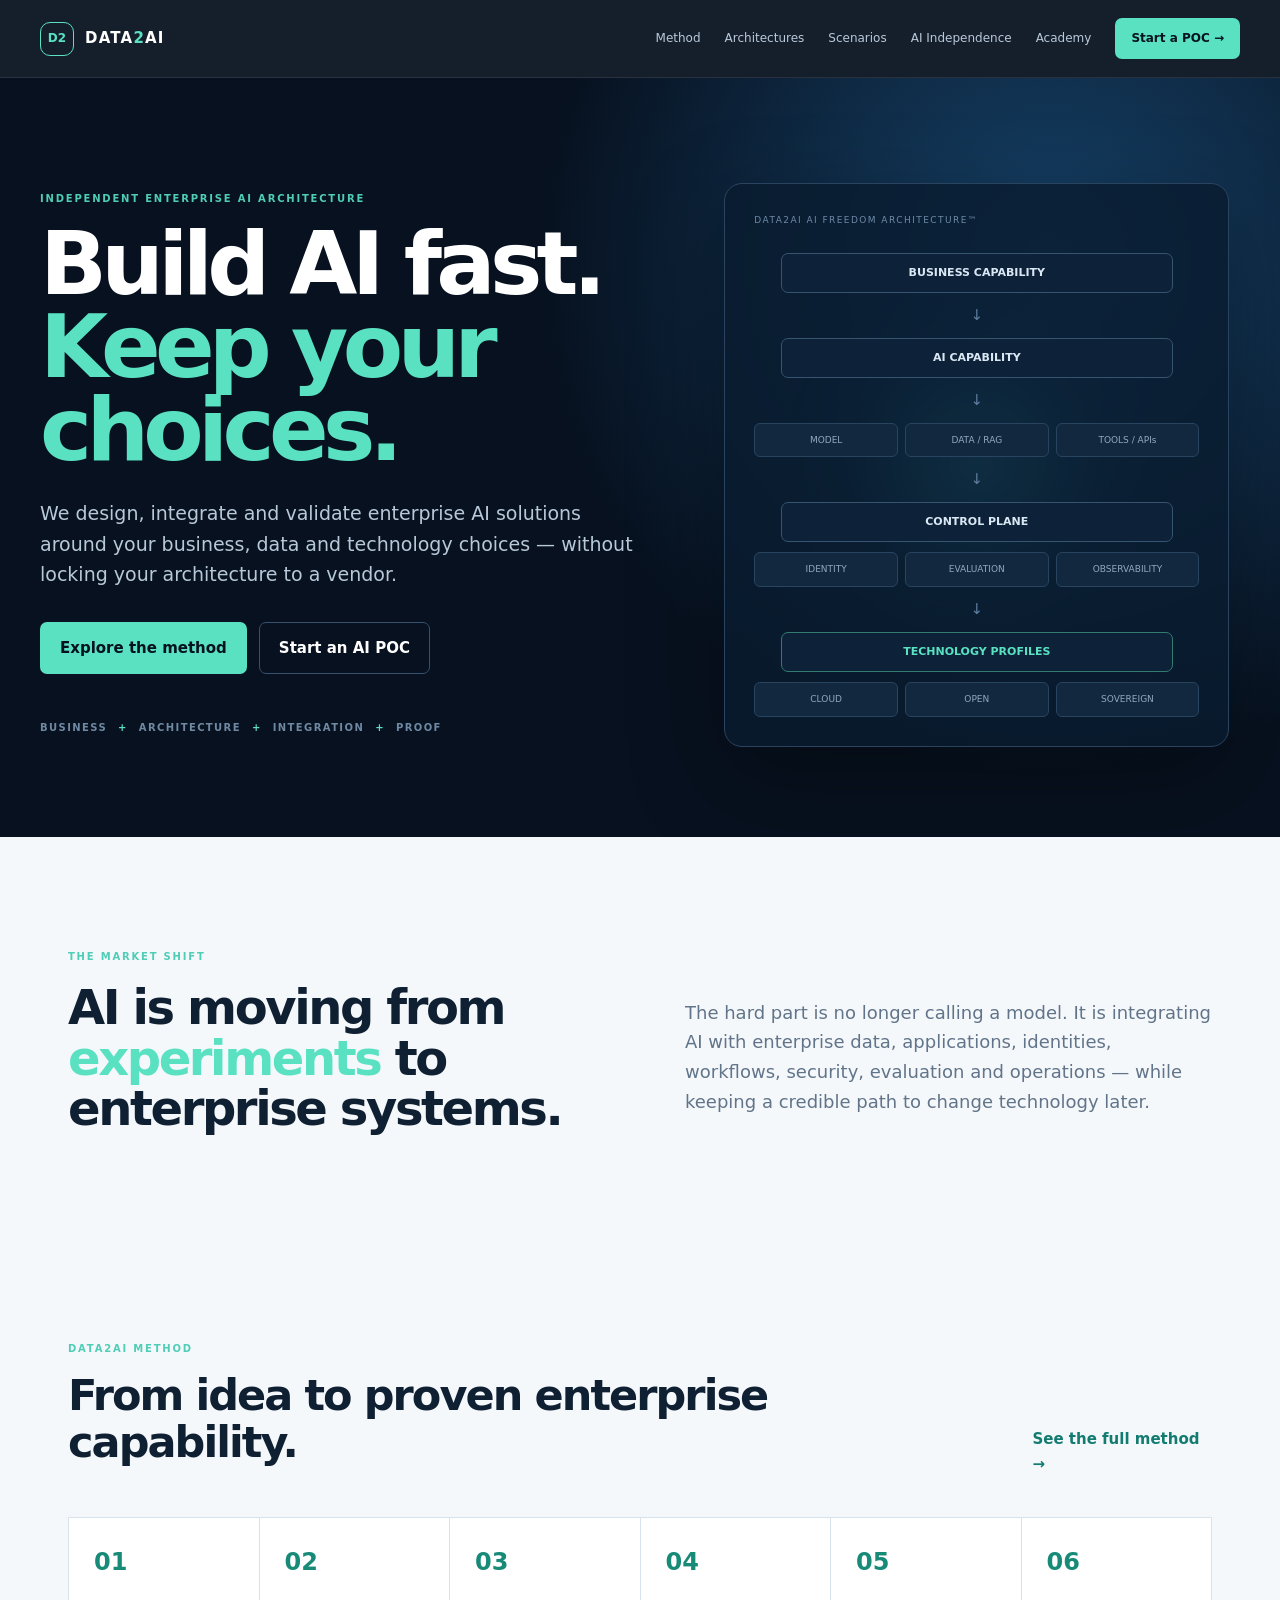
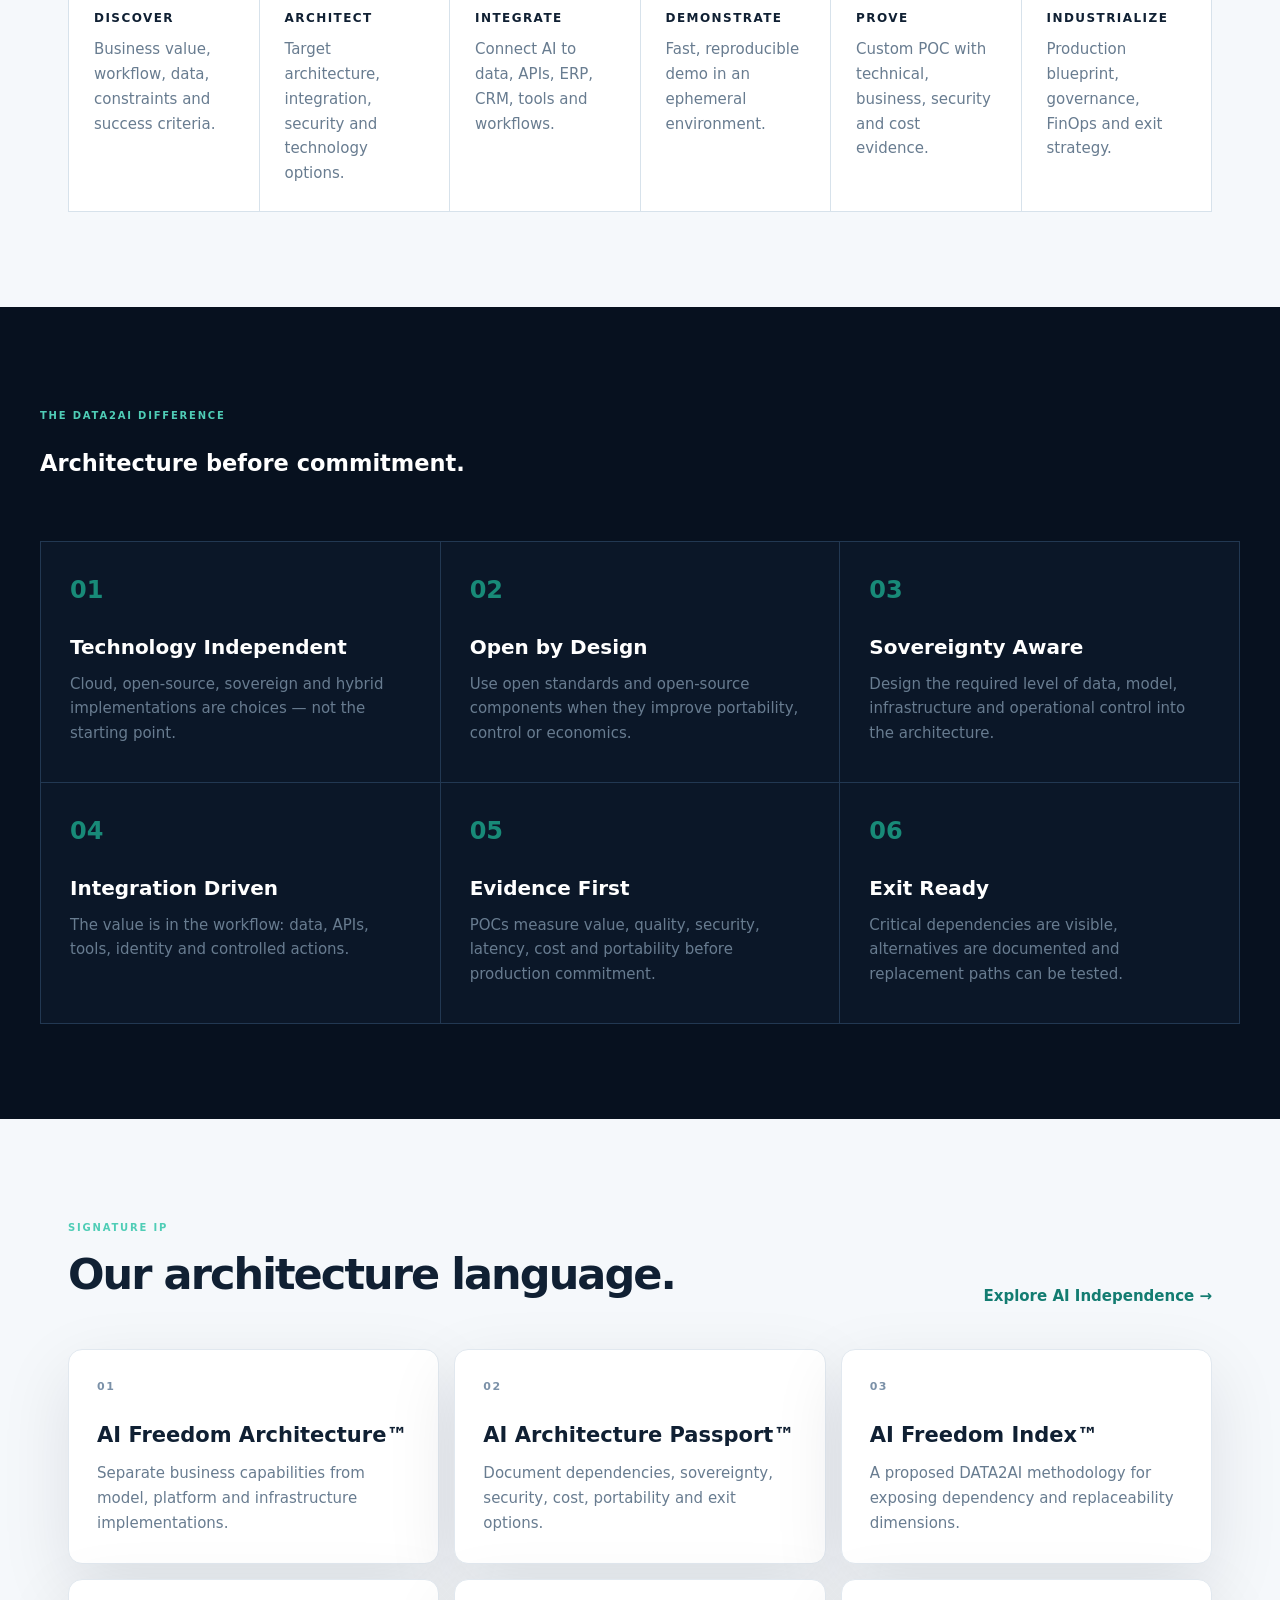
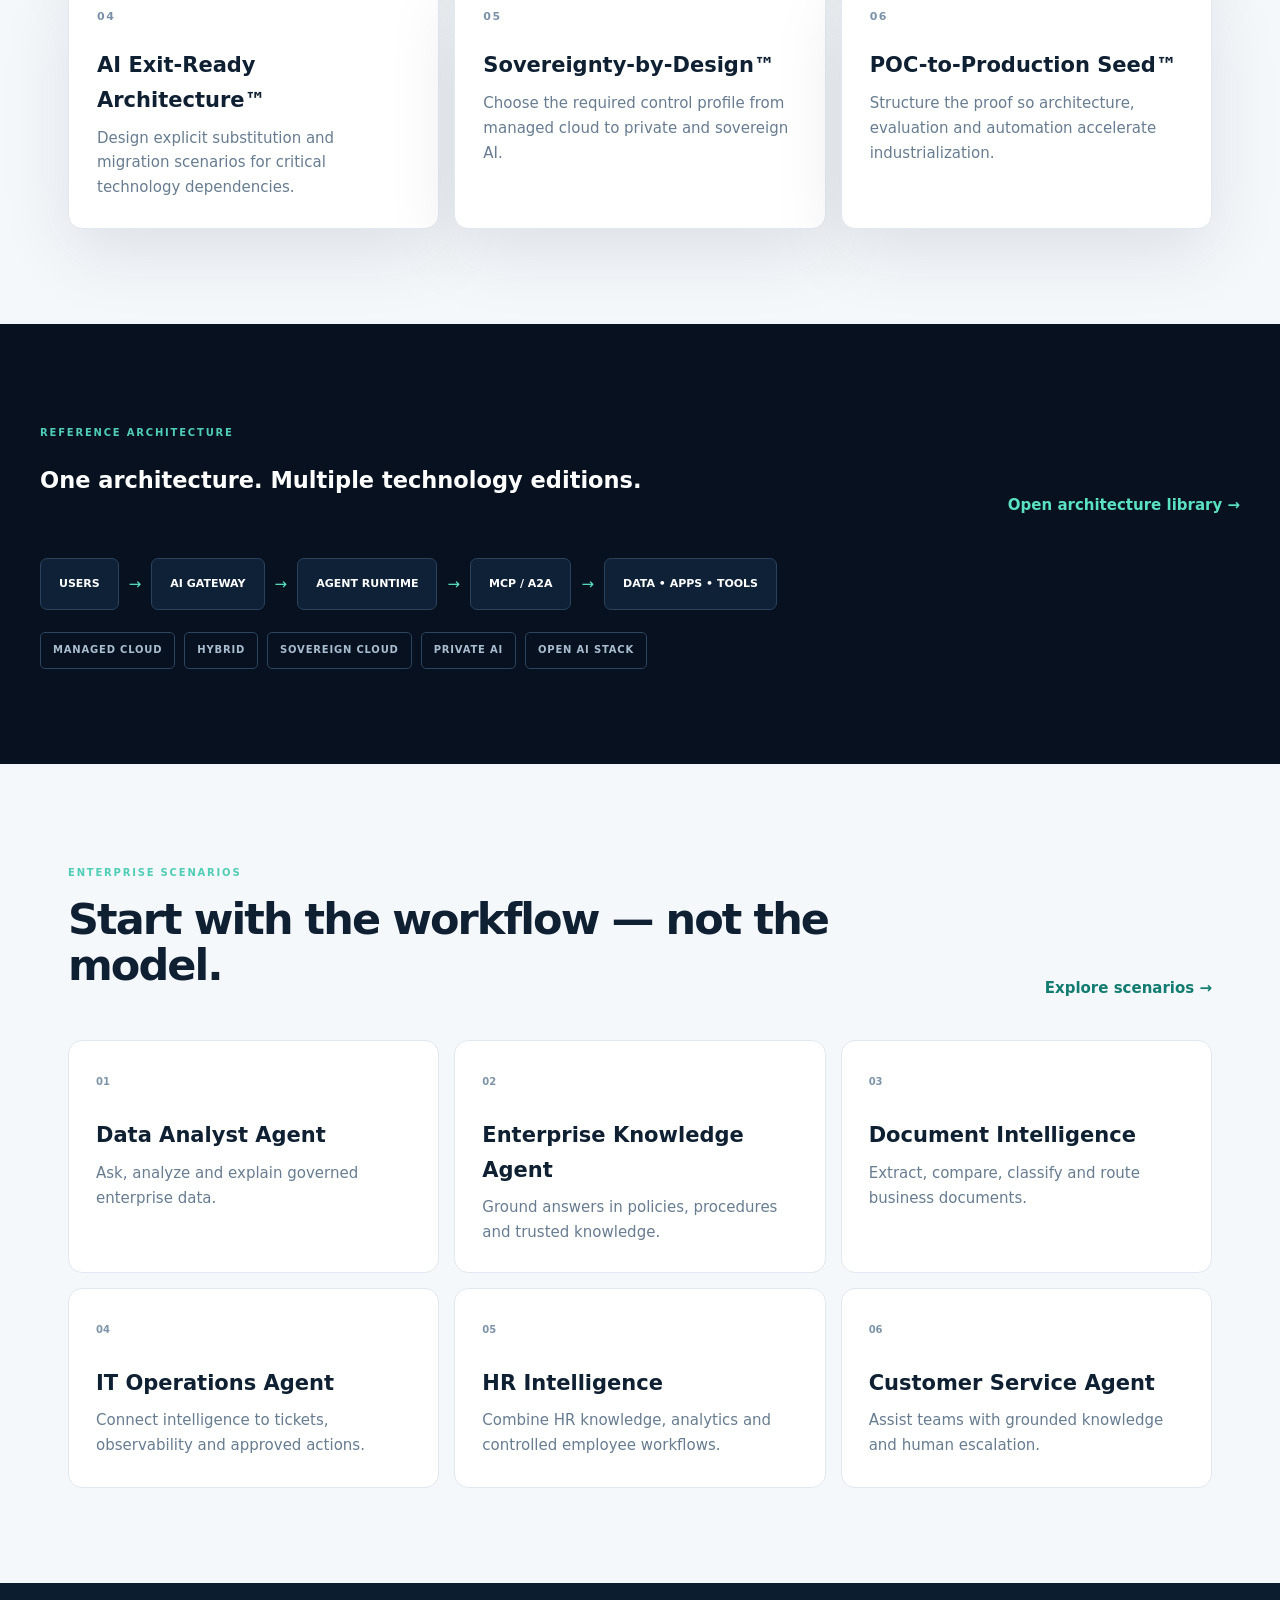
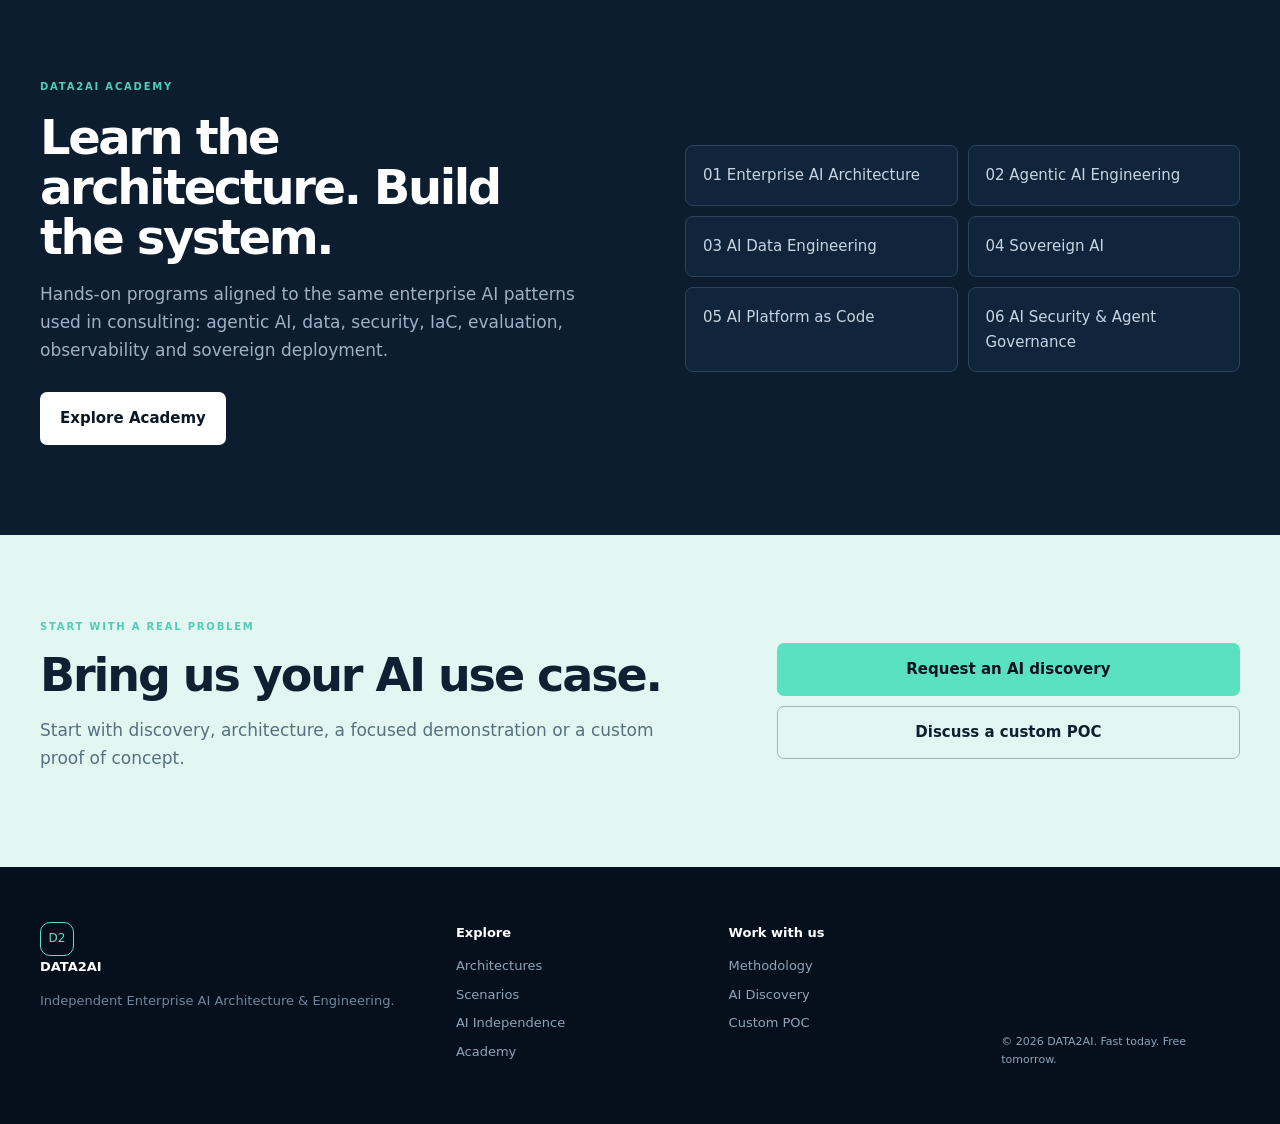
<file: index.html>
<!doctype html>
<html lang="en"><head><meta charset="utf-8"><meta name="viewport" content="width=device-width,initial-scale=1"><meta name="description" content="DATA2AI — Independent Enterprise AI Architecture & Engineering. From Business Problem to Proven AI Solution."><meta name="theme-color" content="#07111f"><meta property="og:title" content="DATA2AI — Independent Enterprise AI Architecture & Engineering"><meta property="og:description" content="Fast today. Free tomorrow."><title>DATA2AI — Independent Enterprise AI Architecture & Engineering</title><link rel="stylesheet" href="styles.css"></head>
<body>
<header class="site-header"><a class="brand" href="index.html"><span class="brand-mark">D2</span><span>DATA<span>2</span>AI</span></a><button class="nav-toggle" aria-label="Open menu">☰</button><nav class="nav"><a href="#how">Method</a><a href="architecture.html">Architectures</a><a href="solutions.html">Scenarios</a><a href="independence.html">AI Independence</a><a href="academy.html">Academy</a><a class="nav-cta" href="#contact">Start a POC →</a></nav></header>
<main>
<section class="hero"><div class="hero-grid"><div><div class="eyebrow">INDEPENDENT ENTERPRISE AI ARCHITECTURE</div><h1>Build AI fast.<br><em>Keep your choices.</em></h1><p class="hero-lead">We design, integrate and validate enterprise AI solutions around your business, data and technology choices — without locking your architecture to a vendor.</p><div class="actions"><a class="btn primary" href="#how">Explore the method</a><a class="btn ghost" href="#contact">Start an AI POC</a></div><div class="proof"><span>BUSINESS</span><i>+</i><span>ARCHITECTURE</span><i>+</i><span>INTEGRATION</span><i>+</i><span>PROOF</span></div></div>
<div class="hero-visual"><div class="orbit"></div><div class="architecture-card"><div class="mini-label">DATA2AI AI FREEDOM ARCHITECTURE™</div><div class="flow"><b>BUSINESS CAPABILITY</b><span>↓</span><b>AI CAPABILITY</b><span>↓</span><div class="three"><span>MODEL</span><span>DATA / RAG</span><span>TOOLS / APIs</span></div><span>↓</span><b>CONTROL PLANE</b><div class="three"><span>IDENTITY</span><span>EVALUATION</span><span>OBSERVABILITY</span></div><span>↓</span><b class="accent-text">TECHNOLOGY PROFILES</b><div class="three"><span>CLOUD</span><span>OPEN</span><span>SOVEREIGN</span></div></div></div></div></div></section>
<section class="statement"><div><span class="eyebrow">THE MARKET SHIFT</span><h2>AI is moving from <em>experiments</em> to enterprise systems.</h2></div><p>The hard part is no longer calling a model. It is integrating AI with enterprise data, applications, identities, workflows, security, evaluation and operations — while keeping a credible path to change technology later.</p></section>
<section id="how" class="section"><div class="section-head"><div><span class="eyebrow">DATA2AI METHOD</span><h2>From idea to proven enterprise capability.</h2></div><a class="text-link" href="methodology.html">See the full method →</a></div><div class="method-rail">
<div><span>01</span><h3>DISCOVER</h3><p>Business value, workflow, data, constraints and success criteria.</p></div><div><span>02</span><h3>ARCHITECT</h3><p>Target architecture, integration, security and technology options.</p></div><div><span>03</span><h3>INTEGRATE</h3><p>Connect AI to data, APIs, ERP, CRM, tools and workflows.</p></div><div><span>04</span><h3>DEMONSTRATE</h3><p>Fast, reproducible demo in an ephemeral environment.</p></div><div><span>05</span><h3>PROVE</h3><p>Custom POC with technical, business, security and cost evidence.</p></div><div><span>06</span><h3>INDUSTRIALIZE</h3><p>Production blueprint, governance, FinOps and exit strategy.</p></div>
</div></section>
<section class="dark-section"><div class="section-head"><div><span class="eyebrow">THE DATA2AI DIFFERENCE</span><h2>Architecture before commitment.</h2></div></div><div class="difference-grid">
<article><strong>01</strong><h3>Technology Independent</h3><p>Cloud, open-source, sovereign and hybrid implementations are choices — not the starting point.</p></article>
<article><strong>02</strong><h3>Open by Design</h3><p>Use open standards and open-source components when they improve portability, control or economics.</p></article>
<article><strong>03</strong><h3>Sovereignty Aware</h3><p>Design the required level of data, model, infrastructure and operational control into the architecture.</p></article>
<article><strong>04</strong><h3>Integration Driven</h3><p>The value is in the workflow: data, APIs, tools, identity and controlled actions.</p></article>
<article><strong>05</strong><h3>Evidence First</h3><p>POCs measure value, quality, security, latency, cost and portability before production commitment.</p></article>
<article><strong>06</strong><h3>Exit Ready</h3><p>Critical dependencies are visible, alternatives are documented and replacement paths can be tested.</p></article>
</div></section>
<section class="section"><div class="section-head"><div><span class="eyebrow">SIGNATURE IP</span><h2>Our architecture language.</h2></div><a class="text-link" href="independence.html">Explore AI Independence →</a></div><div class="cards-3">
<article class="concept"><div class="concept-kicker">01</div><h3>AI Freedom Architecture™</h3><p>Separate business capabilities from model, platform and infrastructure implementations.</p></article>
<article class="concept"><div class="concept-kicker">02</div><h3>AI Architecture Passport™</h3><p>Document dependencies, sovereignty, security, cost, portability and exit options.</p></article>
<article class="concept"><div class="concept-kicker">03</div><h3>AI Freedom Index™</h3><p>A proposed DATA2AI methodology for exposing dependency and replaceability dimensions.</p></article>
<article class="concept"><div class="concept-kicker">04</div><h3>AI Exit-Ready Architecture™</h3><p>Design explicit substitution and migration scenarios for critical technology dependencies.</p></article>
<article class="concept"><div class="concept-kicker">05</div><h3>Sovereignty-by-Design™</h3><p>Choose the required control profile from managed cloud to private and sovereign AI.</p></article>
<article class="concept"><div class="concept-kicker">06</div><h3>POC-to-Production Seed™</h3><p>Structure the proof so architecture, evaluation and automation accelerate industrialization.</p></article>
</div></section>
<section class="dark-section"><div class="section-head"><div><span class="eyebrow">REFERENCE ARCHITECTURE</span><h2>One architecture. Multiple technology editions.</h2></div><a class="text-link" href="architecture.html">Open architecture library →</a></div><div class="arch-strip"><div>USERS</div><span>→</span><div>AI GATEWAY</div><span>→</span><div>AGENT RUNTIME</div><span>→</span><div>MCP / A2A</div><span>→</span><div>DATA • APPS • TOOLS</div></div><div class="tech-profiles"><span>MANAGED CLOUD</span><span>HYBRID</span><span>SOVEREIGN CLOUD</span><span>PRIVATE AI</span><span>OPEN AI STACK</span></div></section>
<section class="section"><div class="section-head"><div><span class="eyebrow">ENTERPRISE SCENARIOS</span><h2>Start with the workflow — not the model.</h2></div><a class="text-link" href="solutions.html">Explore scenarios →</a></div><div class="scenario-grid">
<a href="solutions.html#data"><span>01</span><h3>Data Analyst Agent</h3><p>Ask, analyze and explain governed enterprise data.</p></a><a href="solutions.html#knowledge"><span>02</span><h3>Enterprise Knowledge Agent</h3><p>Ground answers in policies, procedures and trusted knowledge.</p></a><a href="solutions.html#documents"><span>03</span><h3>Document Intelligence</h3><p>Extract, compare, classify and route business documents.</p></a><a href="solutions.html#itsm"><span>04</span><h3>IT Operations Agent</h3><p>Connect intelligence to tickets, observability and approved actions.</p></a><a href="solutions.html#hr"><span>05</span><h3>HR Intelligence</h3><p>Combine HR knowledge, analytics and controlled employee workflows.</p></a><a href="solutions.html#customer"><span>06</span><h3>Customer Service Agent</h3><p>Assist teams with grounded knowledge and human escalation.</p></a>
</div></section>
<section class="academy"><div class="academy-inner"><div><span class="eyebrow">DATA2AI ACADEMY</span><h2>Learn the architecture. Build the system.</h2><p>Hands-on programs aligned to the same enterprise AI patterns used in consulting: agentic AI, data, security, IaC, evaluation, observability and sovereign deployment.</p><a class="btn light" href="academy.html">Explore Academy</a></div><div class="curriculum"><span>01 Enterprise AI Architecture</span><span>02 Agentic AI Engineering</span><span>03 AI Data Engineering</span><span>04 Sovereign AI</span><span>05 AI Platform as Code</span><span>06 AI Security &amp; Agent Governance</span></div></div></section>
<section id="contact" class="contact"><div><span class="eyebrow">START WITH A REAL PROBLEM</span><h2>Bring us your AI use case.</h2><p>Start with discovery, architecture, a focused demonstration or a custom proof of concept.</p></div><div class="contact-card"><a class="btn primary" href="mailto:contact@data2-ai.com?subject=DATA2AI%20AI%20Discovery">Request an AI discovery</a><a class="btn ghost dark-text" href="mailto:contact@data2-ai.com?subject=DATA2AI%20Custom%20POC">Discuss a custom POC</a></div></section>
</main>
<footer><div class="footer-brand"><span class="brand-mark">D2</span><strong>DATA2AI</strong><p>Independent Enterprise AI Architecture &amp; Engineering.</p></div><div><b>Explore</b><a href="architecture.html">Architectures</a><a href="solutions.html">Scenarios</a><a href="independence.html">AI Independence</a><a href="academy.html">Academy</a></div><div><b>Work with us</b><a href="methodology.html">Methodology</a><a href="#contact">AI Discovery</a><a href="#contact">Custom POC</a></div><div class="copyright">© 2026 DATA2AI. Fast today. Free tomorrow.</div></footer><script src="app.js"></script></body></html>
</file>
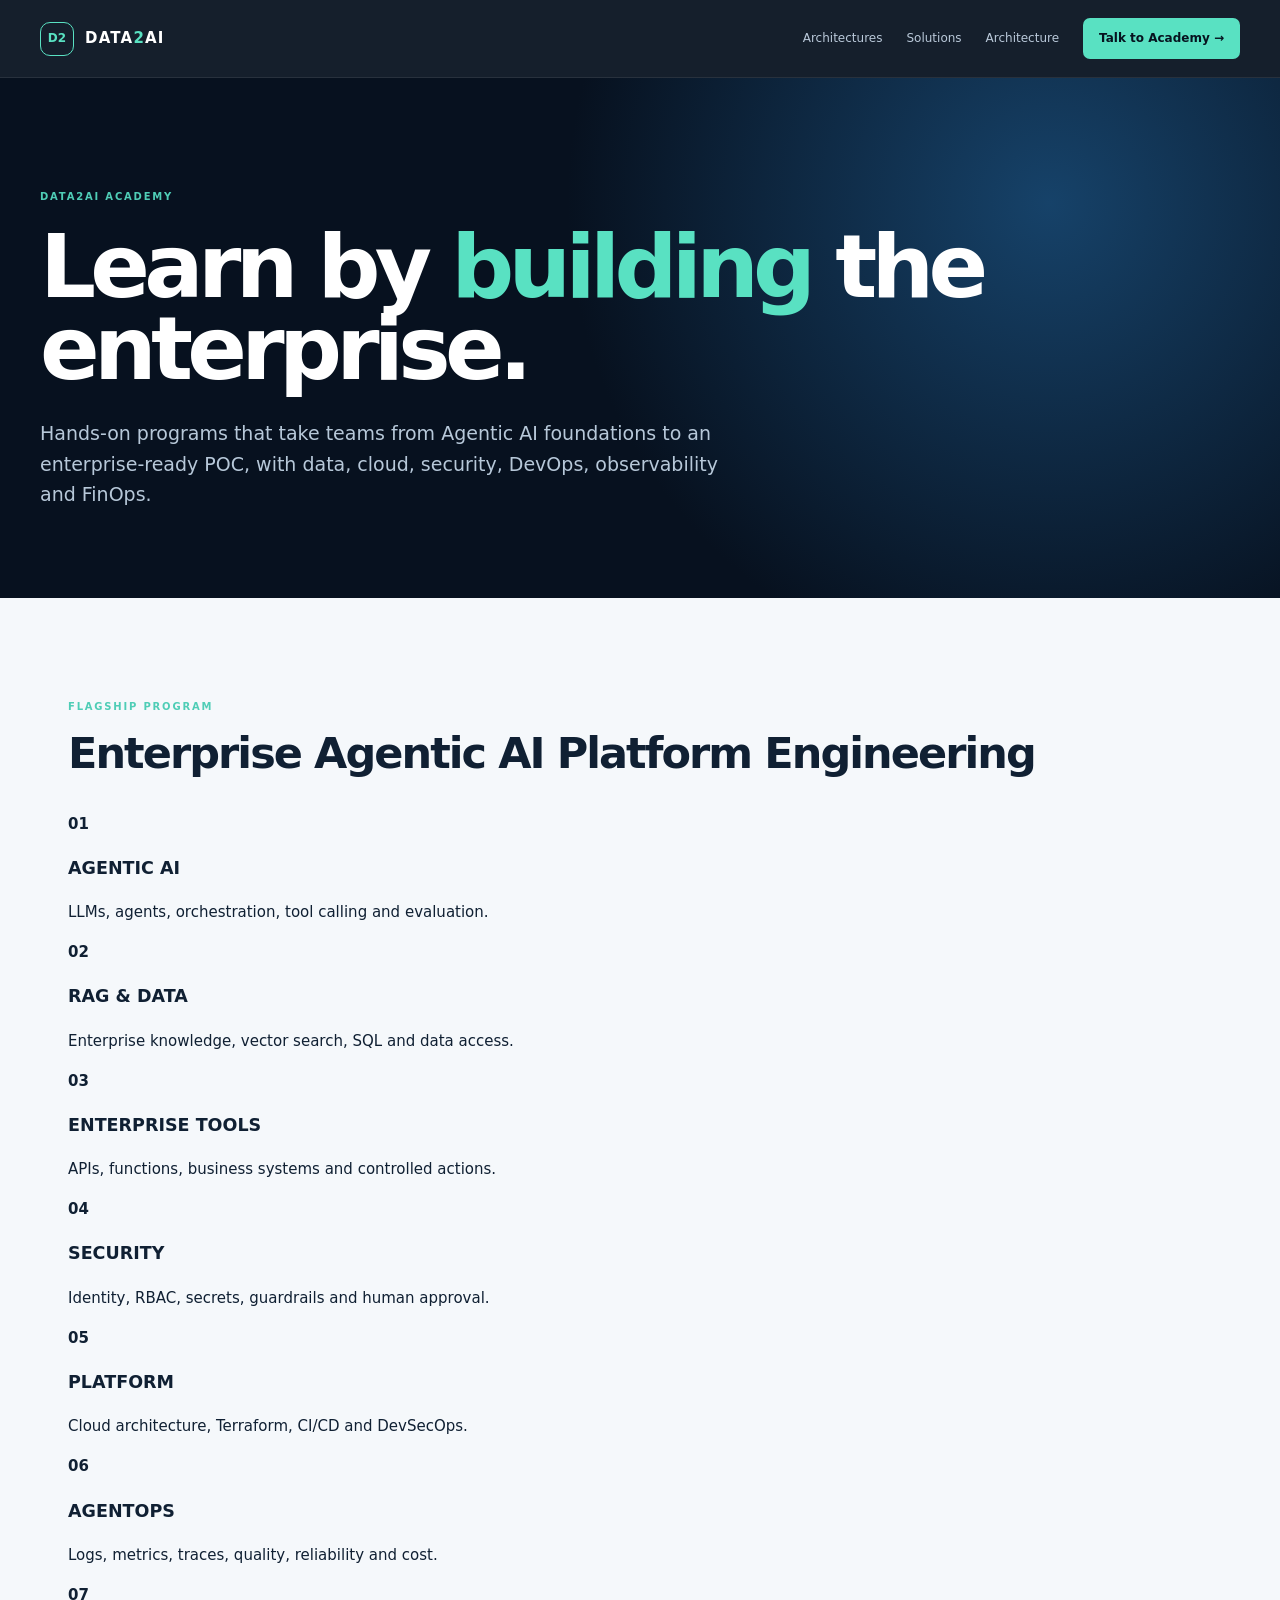
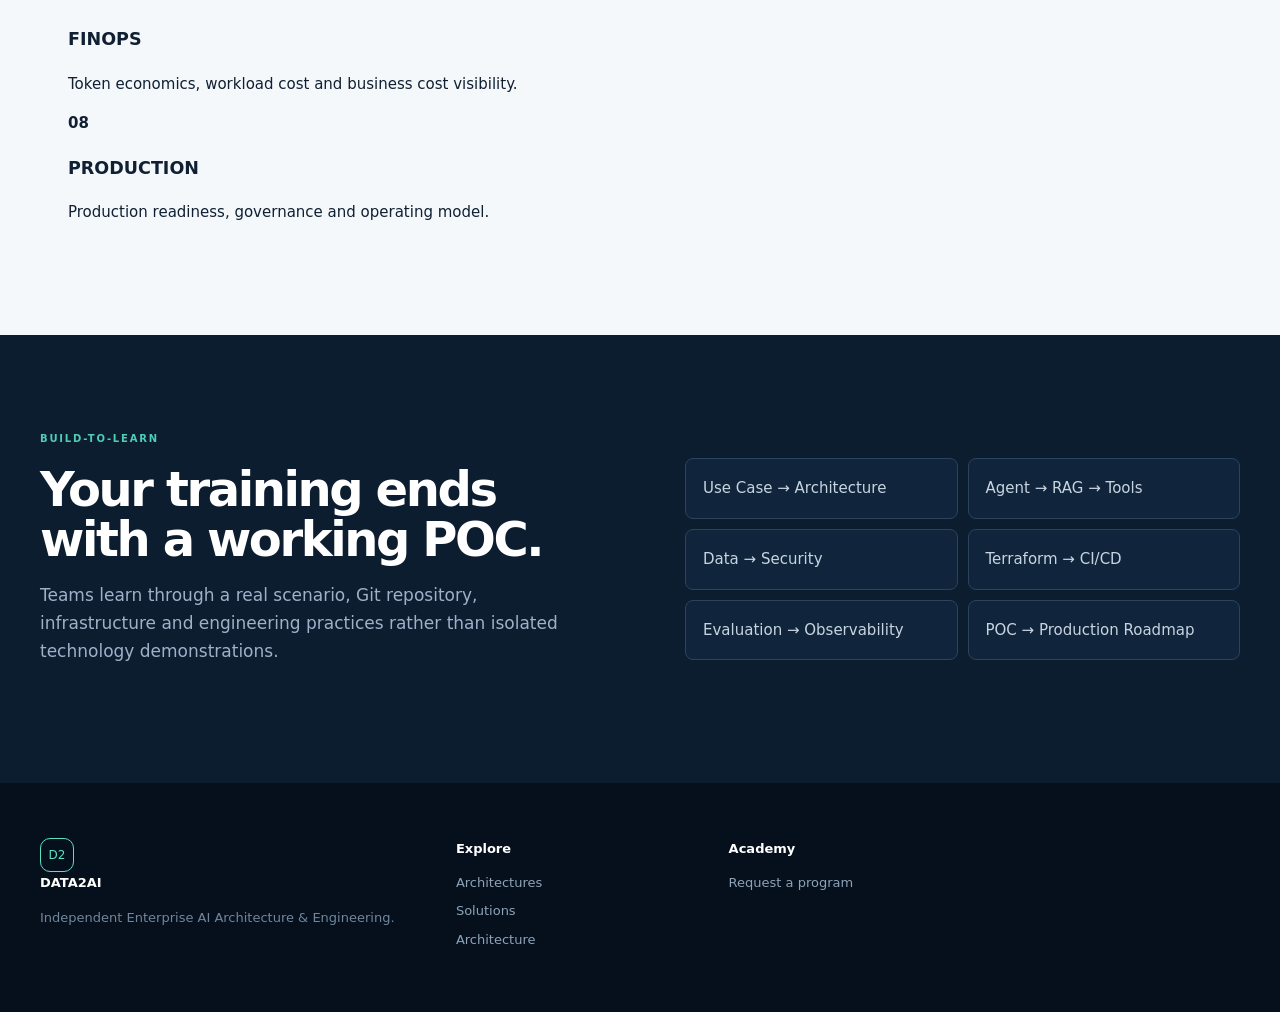
<file: academy.html>
<!doctype html><html lang="en"><head><meta charset="utf-8"><meta name="viewport" content="width=device-width,initial-scale=1"><meta name="description" content="Data2AI Academy — enterprise AI engineering training."><title>Academy — Data2AI</title><link rel="stylesheet" href="styles.css"></head><body><header class="site-header"><a class="brand" href="index.html"><span class="brand-mark">D2</span><span>DATA<span>2</span>AI</span></a><nav class="nav" style="display:flex"><a href="products.html">Architectures</a><a href="solutions.html">Solutions</a><a href="architecture.html">Architecture</a><a class="nav-cta" href="mailto:contact@data2-ai.com?subject=Data2AI%20Academy">Talk to Academy →</a></nav></header><main><section class="hero" style="padding-bottom:70px"><div style="max-width:var(--max);margin:auto"><span class="eyebrow">DATA2AI ACADEMY</span><h1>Learn by <em>building</em> the enterprise.</h1><p class="hero-lead">Hands-on programs that take teams from Agentic AI foundations to an enterprise-ready POC, with data, cloud, security, DevOps, observability and FinOps.</p></div></section><section class="section"><span class="eyebrow">FLAGSHIP PROGRAM</span><h2>Enterprise Agentic AI Platform Engineering</h2><div class="apex-grid" style="margin-top:35px"><div><strong>01</strong><h3>AGENTIC AI</h3><p>LLMs, agents, orchestration, tool calling and evaluation.</p></div><div><strong>02</strong><h3>RAG &amp; DATA</h3><p>Enterprise knowledge, vector search, SQL and data access.</p></div><div><strong>03</strong><h3>ENTERPRISE TOOLS</h3><p>APIs, functions, business systems and controlled actions.</p></div><div><strong>04</strong><h3>SECURITY</h3><p>Identity, RBAC, secrets, guardrails and human approval.</p></div><div><strong>05</strong><h3>PLATFORM</h3><p>Cloud architecture, Terraform, CI/CD and DevSecOps.</p></div><div><strong>06</strong><h3>AGENTOPS</h3><p>Logs, metrics, traces, quality, reliability and cost.</p></div><div><strong>07</strong><h3>FINOPS</h3><p>Token economics, workload cost and business cost visibility.</p></div><div><strong>08</strong><h3>PRODUCTION</h3><p>Production readiness, governance and operating model.</p></div></div></section><section class="academy"><div class="academy-inner"><div><span class="eyebrow">BUILD-TO-LEARN</span><h2>Your training ends with a working POC.</h2><p>Teams learn through a real scenario, Git repository, infrastructure and engineering practices rather than isolated technology demonstrations.</p></div><div class="curriculum"><span>Use Case → Architecture</span><span>Agent → RAG → Tools</span><span>Data → Security</span><span>Terraform → CI/CD</span><span>Evaluation → Observability</span><span>POC → Production Roadmap</span></div></div></section></main><footer><div class="footer-brand"><span class="brand-mark">D2</span><strong> DATA2AI</strong><p>Independent Enterprise AI Architecture & Engineering.</p></div><div><b>Explore</b><a href="products.html">Architectures</a><a href="solutions.html">Solutions</a><a href="architecture.html">Architecture</a></div><div><b>Academy</b><a href="mailto:contact@data2-ai.com">Request a program</a></div></footer></body></html>
</file>
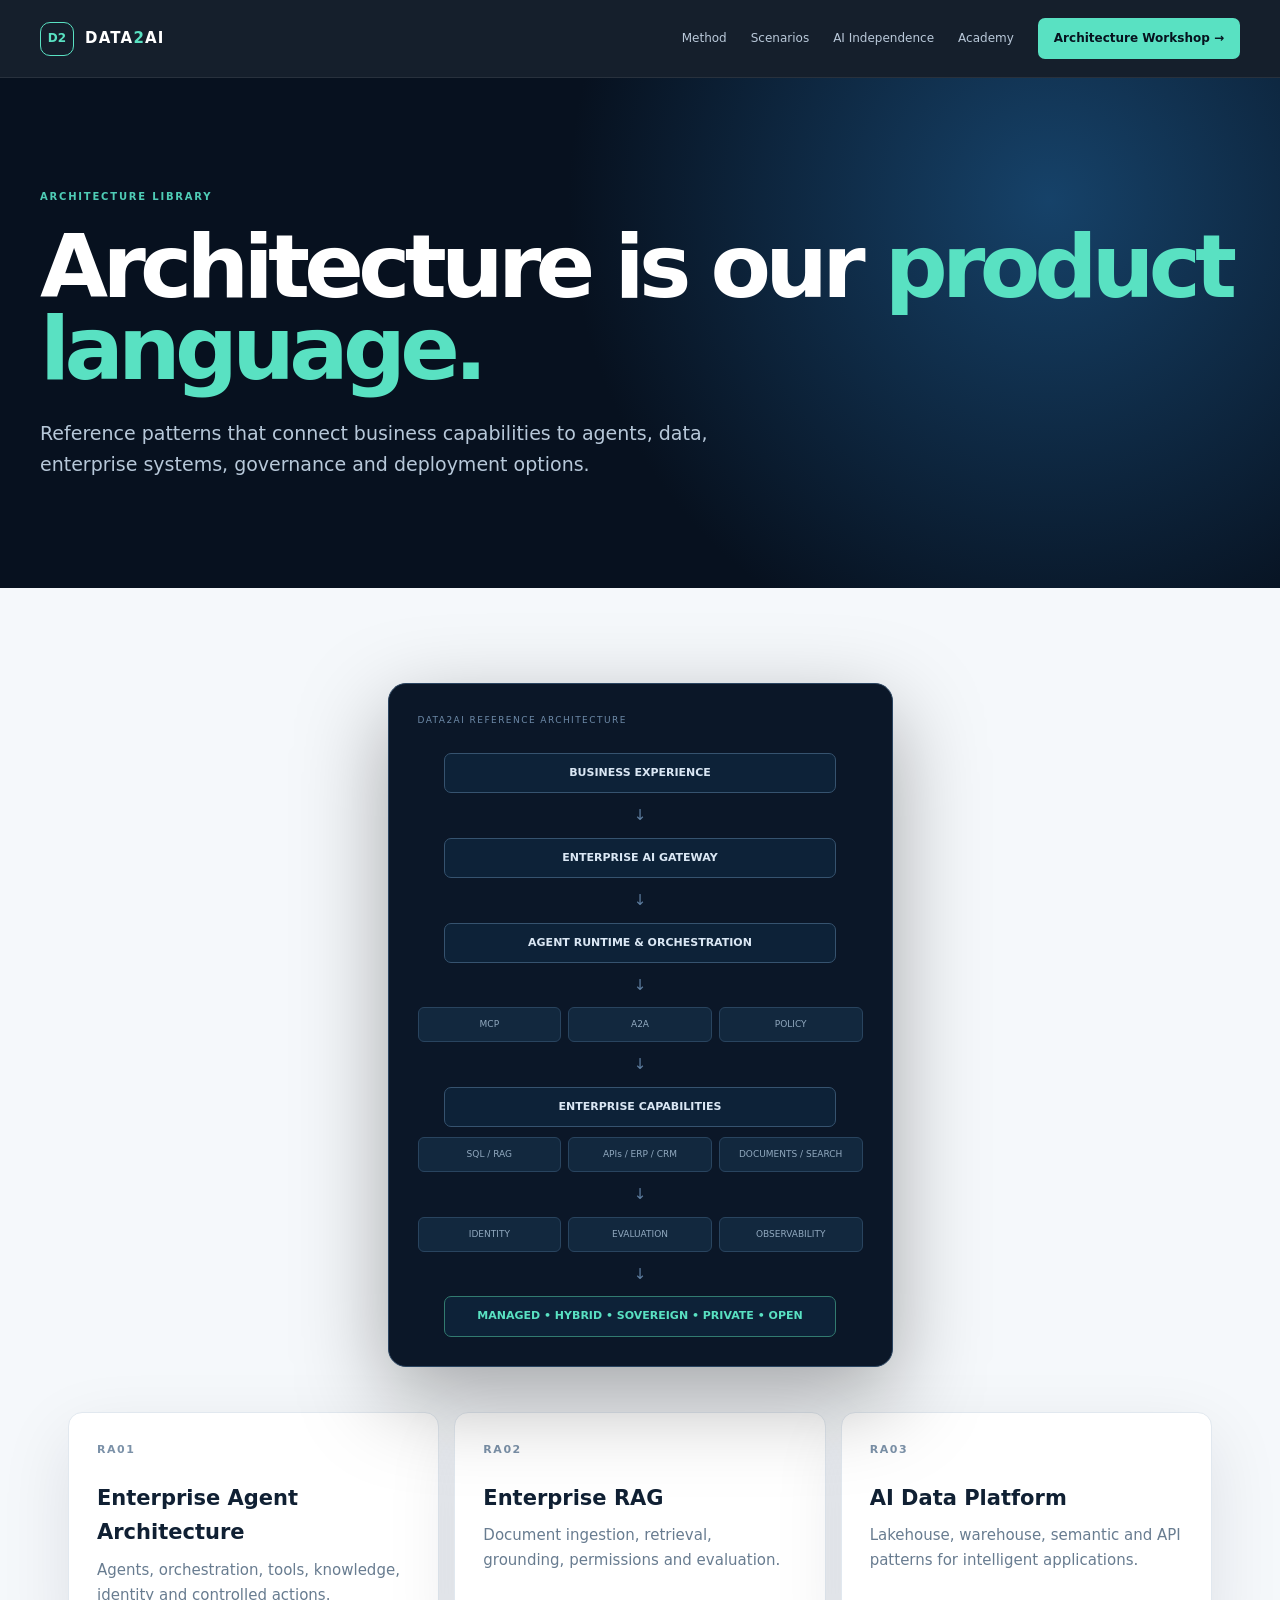
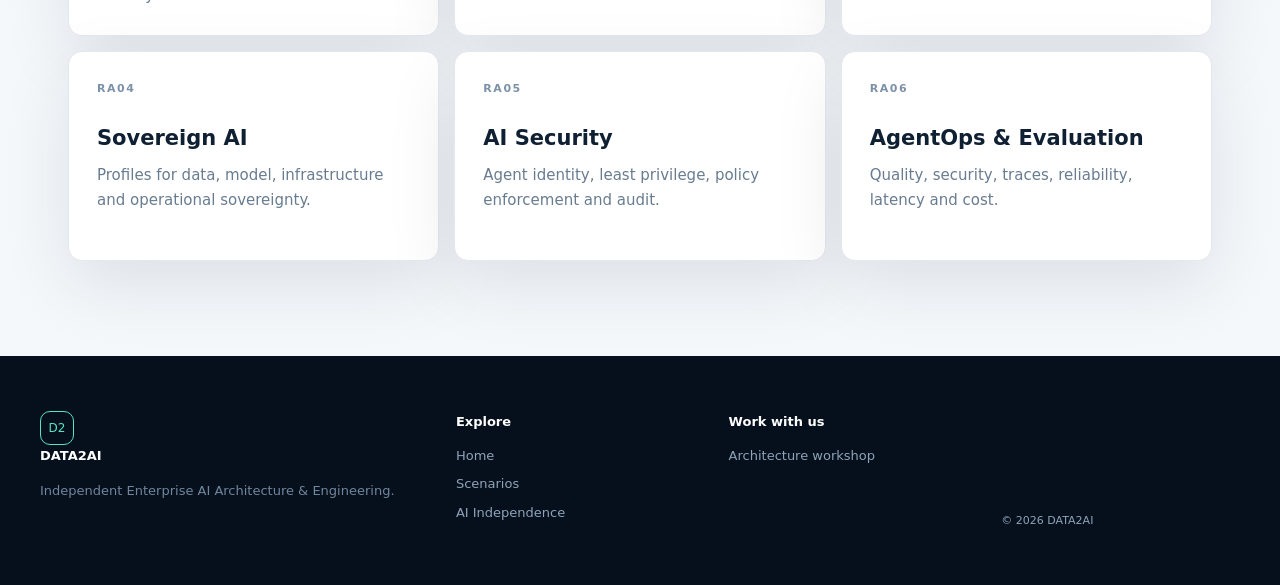
<file: architecture.html>
<!doctype html><html lang="en"><head><meta charset="utf-8"><meta name="viewport" content="width=device-width,initial-scale=1"><meta name="description" content="DATA2AI enterprise AI reference architectures: agents, data, integration, security, evaluation and sovereign deployment."><title>Architectures — DATA2AI</title><link rel="stylesheet" href="styles.css"></head><body><header class="site-header"><a class="brand" href="index.html"><span class="brand-mark">D2</span><span>DATA<span>2</span>AI</span></a><nav class="nav" style="display:flex"><a href="index.html#how">Method</a><a href="solutions.html">Scenarios</a><a href="independence.html">AI Independence</a><a href="academy.html">Academy</a><a class="nav-cta" href="index.html#contact">Architecture Workshop →</a></nav></header><main><section class="hero"><div style="max-width:var(--max);margin:auto"><span class="eyebrow">ARCHITECTURE LIBRARY</span><h1>Architecture is our <em>product language.</em></h1><p class="hero-lead">Reference patterns that connect business capabilities to agents, data, enterprise systems, governance and deployment options.</p></div></section><section class="section"><div class="architecture-card" style="background:#0b1728;color:white;margin:0 auto;max-width:1000px"><div class="mini-label">DATA2AI REFERENCE ARCHITECTURE</div><div class="flow"><b>BUSINESS EXPERIENCE</b><span>↓</span><b>ENTERPRISE AI GATEWAY</b><span>↓</span><b>AGENT RUNTIME &amp; ORCHESTRATION</b><span>↓</span><div class="three"><span>MCP</span><span>A2A</span><span>POLICY</span></div><span>↓</span><b>ENTERPRISE CAPABILITIES</b><div class="three"><span>SQL / RAG</span><span>APIs / ERP / CRM</span><span>DOCUMENTS / SEARCH</span></div><span>↓</span><div class="three"><span>IDENTITY</span><span>EVALUATION</span><span>OBSERVABILITY</span></div><span>↓</span><b class="accent-text">MANAGED • HYBRID • SOVEREIGN • PRIVATE • OPEN</b></div></div><div class="cards-3" style="margin-top:45px"><article class="concept"><div class="concept-kicker">RA01</div><h3>Enterprise Agent Architecture</h3><p>Agents, orchestration, tools, knowledge, identity and controlled actions.</p></article><article class="concept"><div class="concept-kicker">RA02</div><h3>Enterprise RAG</h3><p>Document ingestion, retrieval, grounding, permissions and evaluation.</p></article><article class="concept"><div class="concept-kicker">RA03</div><h3>AI Data Platform</h3><p>Lakehouse, warehouse, semantic and API patterns for intelligent applications.</p></article><article class="concept"><div class="concept-kicker">RA04</div><h3>Sovereign AI</h3><p>Profiles for data, model, infrastructure and operational sovereignty.</p></article><article class="concept"><div class="concept-kicker">RA05</div><h3>AI Security</h3><p>Agent identity, least privilege, policy enforcement and audit.</p></article><article class="concept"><div class="concept-kicker">RA06</div><h3>AgentOps &amp; Evaluation</h3><p>Quality, security, traces, reliability, latency and cost.</p></article></div></section></main><footer><div class="footer-brand"><span class="brand-mark">D2</span><strong> DATA2AI</strong><p>Independent Enterprise AI Architecture &amp; Engineering.</p></div><div><b>Explore</b><a href="index.html">Home</a><a href="solutions.html">Scenarios</a><a href="independence.html">AI Independence</a></div><div><b>Work with us</b><a href="index.html#contact">Architecture workshop</a></div><div class="copyright">© 2026 DATA2AI</div></footer></body></html>
</file>
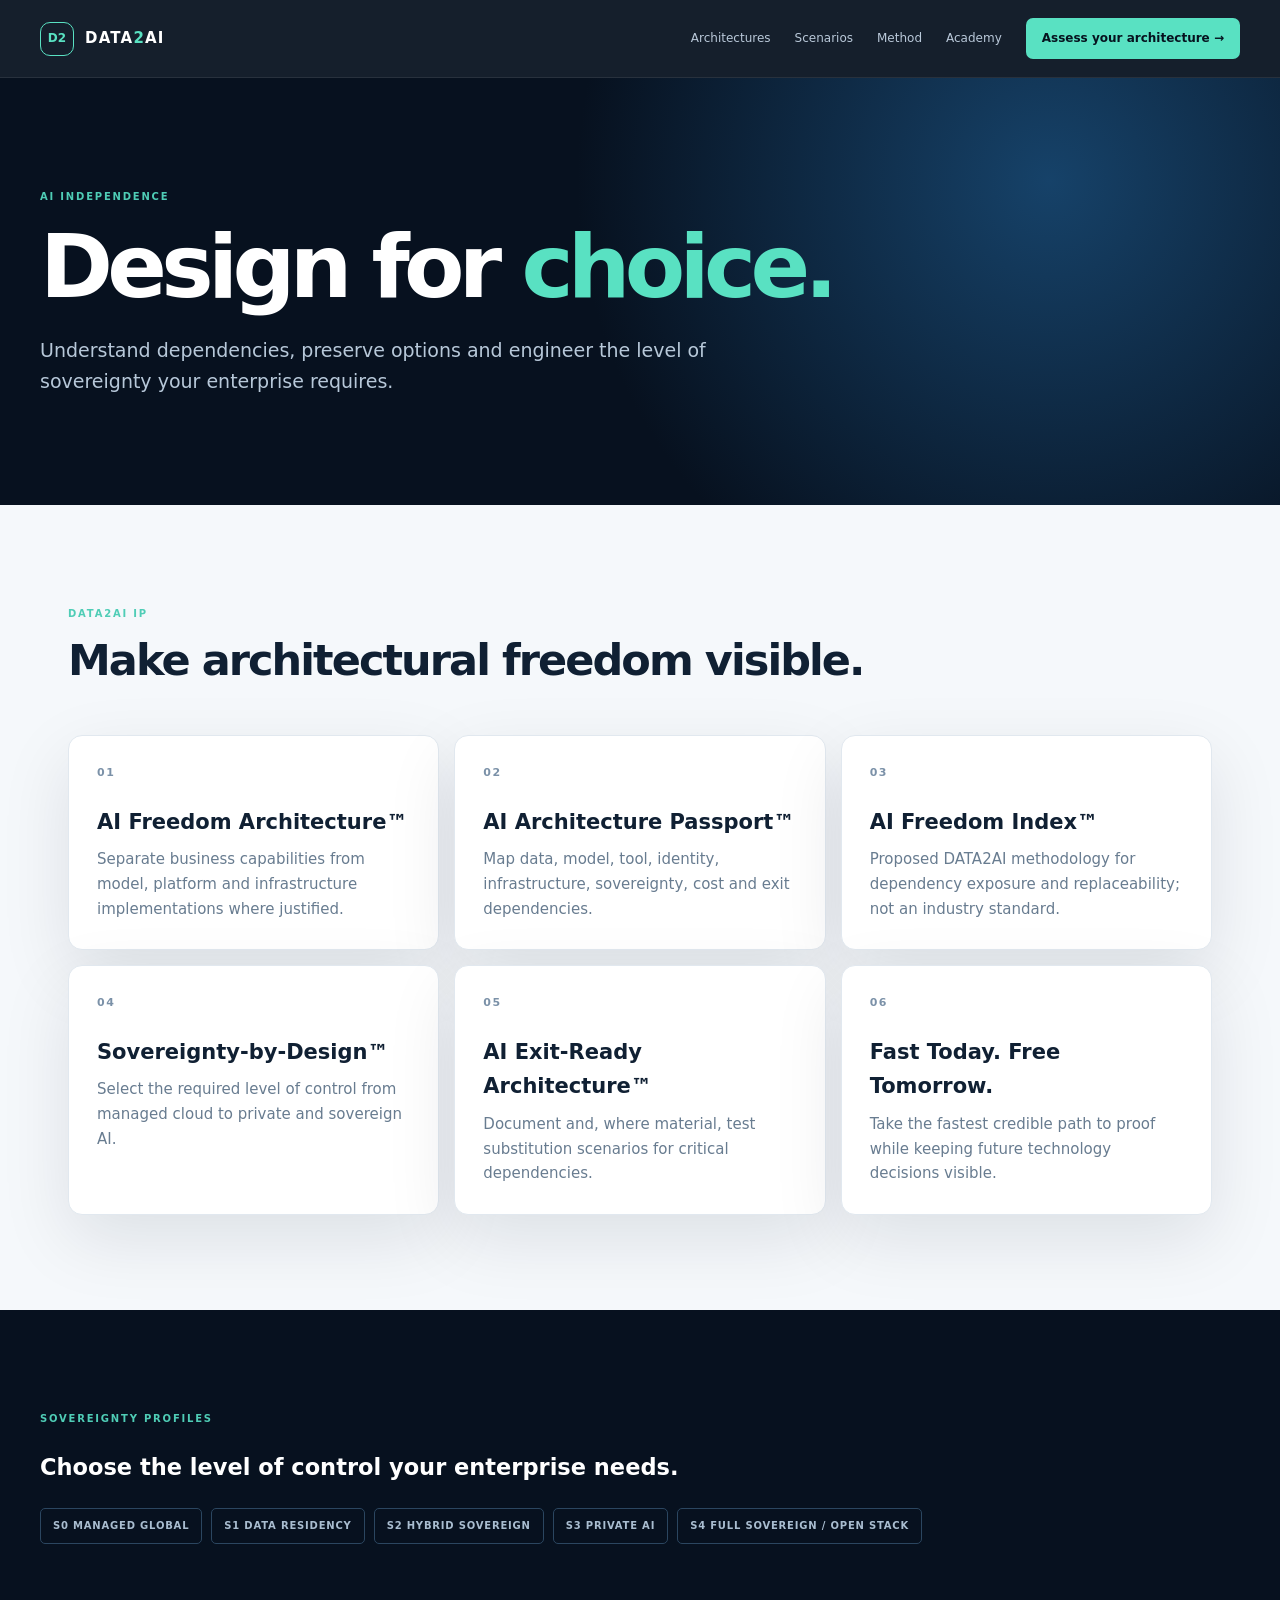
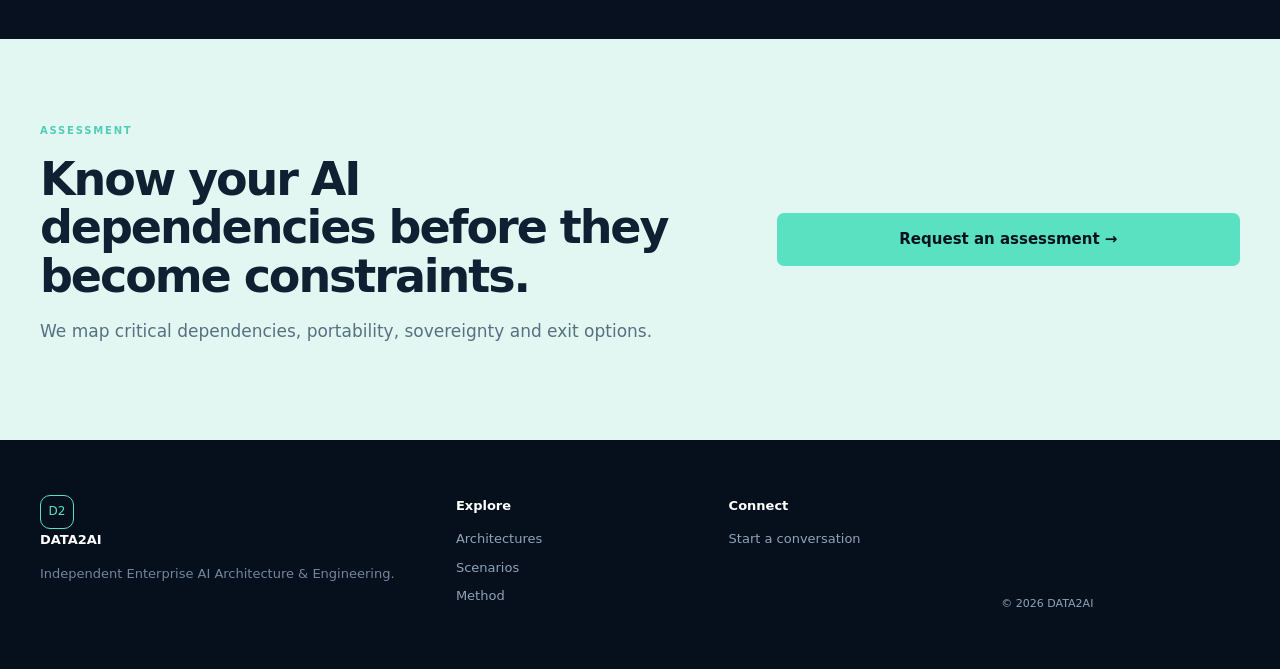
<file: independence.html>
<!doctype html><html lang="en"><head><meta charset="utf-8"><meta name="viewport" content="width=device-width,initial-scale=1"><meta name="description" content="DATA2AI AI Independence — portability, sovereignty, dependency transparency and exit readiness."><title>AI Independence — DATA2AI</title><link rel="stylesheet" href="styles.css"></head><body><header class="site-header"><a class="brand" href="index.html"><span class="brand-mark">D2</span><span>DATA<span>2</span>AI</span></a><nav class="nav" style="display:flex"><a href="architecture.html">Architectures</a><a href="solutions.html">Scenarios</a><a href="methodology.html">Method</a><a href="academy.html">Academy</a><a class="nav-cta" href="index.html#contact">Assess your architecture →</a></nav></header><main><section class="hero"><div style="max-width:var(--max);margin:auto"><span class="eyebrow">AI INDEPENDENCE</span><h1>Design for <em>choice.</em></h1><p class="hero-lead">Understand dependencies, preserve options and engineer the level of sovereignty your enterprise requires.</p></div></section><section class="section"><div class="section-head"><div><span class="eyebrow">DATA2AI IP</span><h2>Make architectural freedom visible.</h2></div></div><div class="cards-3"><article class="concept"><div class="concept-kicker">01</div><h3>AI Freedom Architecture™</h3><p>Separate business capabilities from model, platform and infrastructure implementations where justified.</p></article><article class="concept"><div class="concept-kicker">02</div><h3>AI Architecture Passport™</h3><p>Map data, model, tool, identity, infrastructure, sovereignty, cost and exit dependencies.</p></article><article class="concept"><div class="concept-kicker">03</div><h3>AI Freedom Index™</h3><p>Proposed DATA2AI methodology for dependency exposure and replaceability; not an industry standard.</p></article><article class="concept"><div class="concept-kicker">04</div><h3>Sovereignty-by-Design™</h3><p>Select the required level of control from managed cloud to private and sovereign AI.</p></article><article class="concept"><div class="concept-kicker">05</div><h3>AI Exit-Ready Architecture™</h3><p>Document and, where material, test substitution scenarios for critical dependencies.</p></article><article class="concept"><div class="concept-kicker">06</div><h3>Fast Today. Free Tomorrow.</h3><p>Take the fastest credible path to proof while keeping future technology decisions visible.</p></article></div></section><section class="dark-section"><div style="max-width:var(--max);margin:auto"><span class="eyebrow">SOVEREIGNTY PROFILES</span><h2>Choose the level of control your enterprise needs.</h2><div class="tech-profiles"><span>S0 MANAGED GLOBAL</span><span>S1 DATA RESIDENCY</span><span>S2 HYBRID SOVEREIGN</span><span>S3 PRIVATE AI</span><span>S4 FULL SOVEREIGN / OPEN STACK</span></div></div></section><section class="contact"><div><span class="eyebrow">ASSESSMENT</span><h2>Know your AI dependencies before they become constraints.</h2><p>We map critical dependencies, portability, sovereignty and exit options.</p></div><div class="contact-card"><a class="btn primary" href="mailto:contact@data2-ai.com?subject=DATA2AI%20AI%20Independence%20Assessment">Request an assessment →</a></div></section></main><footer><div class="footer-brand"><span class="brand-mark">D2</span><strong> DATA2AI</strong><p>Independent Enterprise AI Architecture &amp; Engineering.</p></div><div><b>Explore</b><a href="architecture.html">Architectures</a><a href="solutions.html">Scenarios</a><a href="methodology.html">Method</a></div><div><b>Connect</b><a href="index.html#contact">Start a conversation</a></div><div class="copyright">© 2026 DATA2AI</div></footer></body></html>
</file>
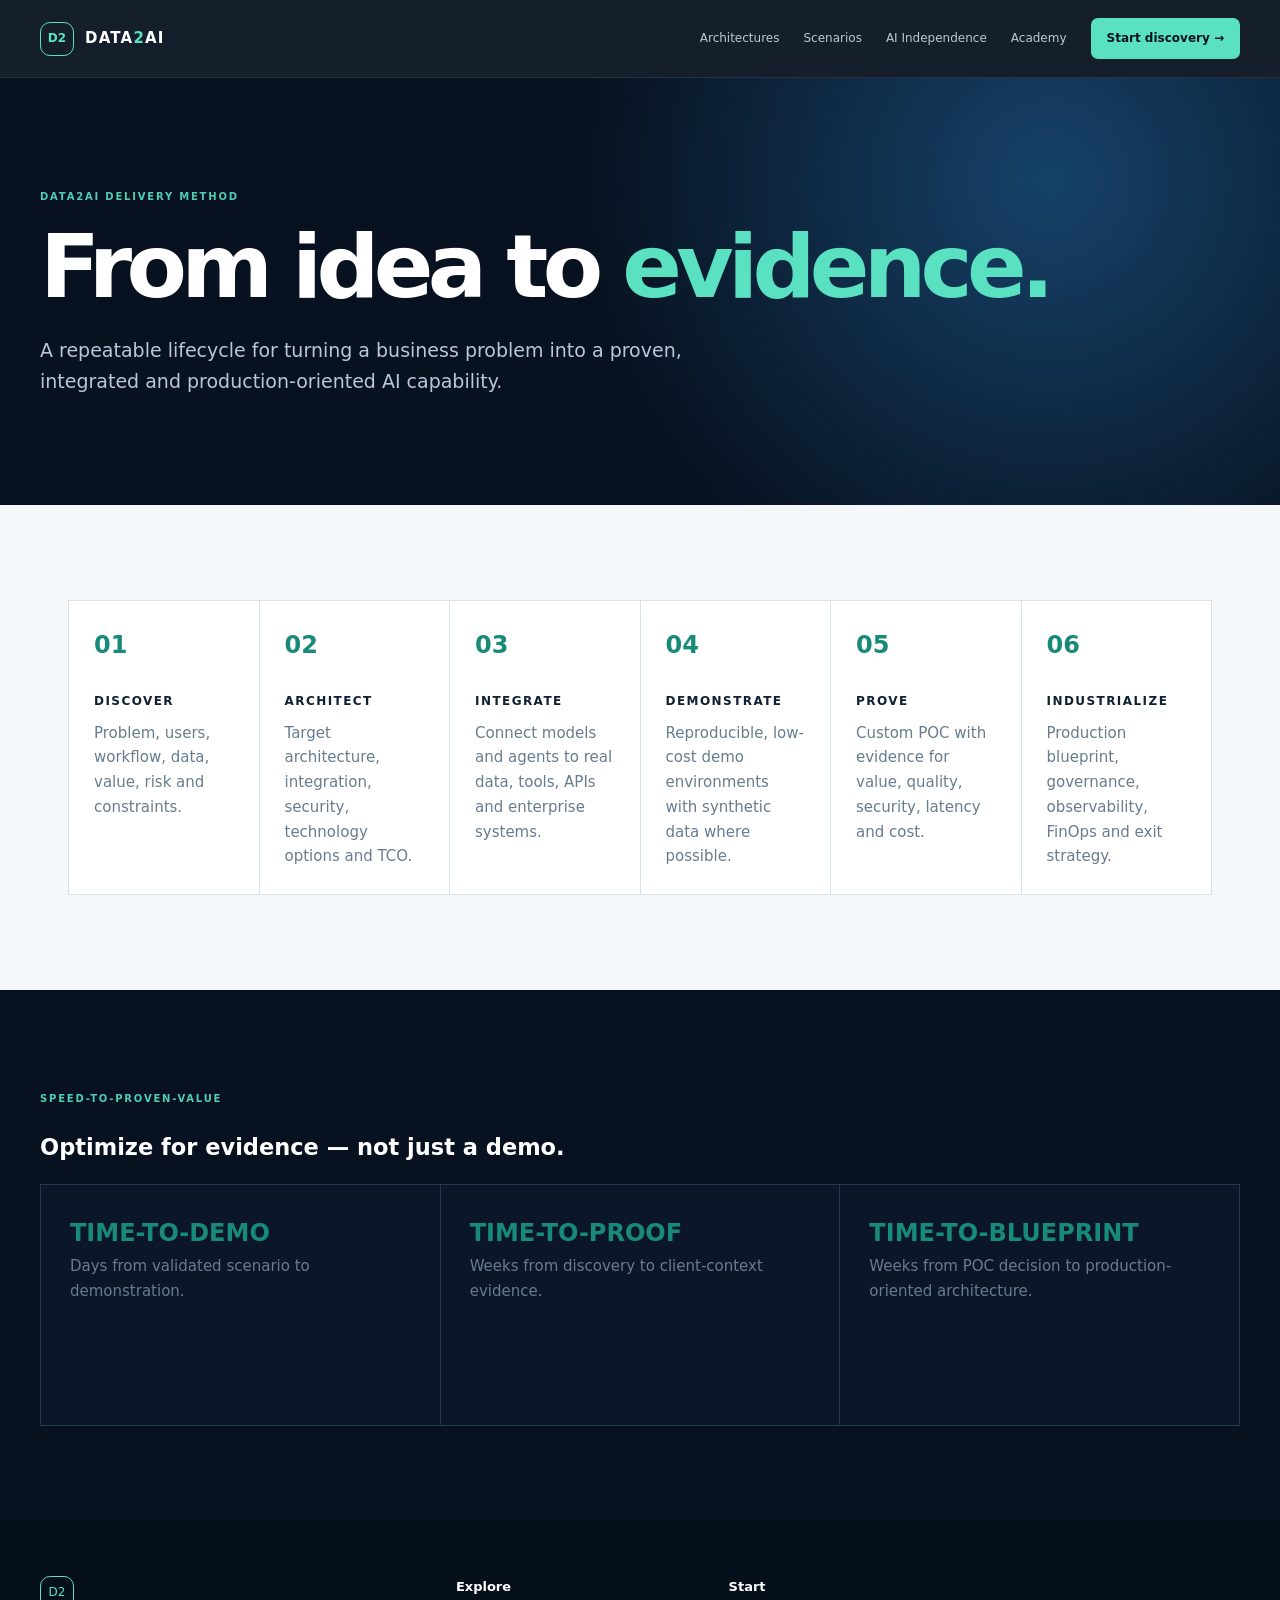
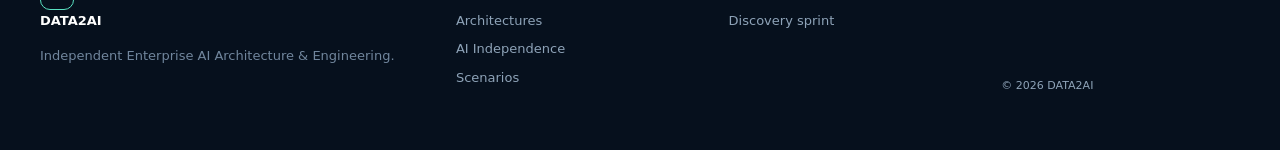
<file: methodology.html>
<!doctype html><html lang="en"><head><meta charset="utf-8"><meta name="viewport" content="width=device-width,initial-scale=1"><meta name="description" content="DATA2AI methodology: Discover, Architect, Integrate, Demonstrate, Prove and Industrialize enterprise AI."><title>Methodology — DATA2AI</title><link rel="stylesheet" href="styles.css"></head><body><header class="site-header"><a class="brand" href="index.html"><span class="brand-mark">D2</span><span>DATA<span>2</span>AI</span></a><nav class="nav" style="display:flex"><a href="architecture.html">Architectures</a><a href="solutions.html">Scenarios</a><a href="independence.html">AI Independence</a><a href="academy.html">Academy</a><a class="nav-cta" href="index.html#contact">Start discovery →</a></nav></header><main><section class="hero"><div style="max-width:var(--max);margin:auto"><span class="eyebrow">DATA2AI DELIVERY METHOD</span><h1>From idea to <em>evidence.</em></h1><p class="hero-lead">A repeatable lifecycle for turning a business problem into a proven, integrated and production-oriented AI capability.</p></div></section><section class="section"><div class="method-rail"><div><span>01</span><h3>DISCOVER</h3><p>Problem, users, workflow, data, value, risk and constraints.</p></div><div><span>02</span><h3>ARCHITECT</h3><p>Target architecture, integration, security, technology options and TCO.</p></div><div><span>03</span><h3>INTEGRATE</h3><p>Connect models and agents to real data, tools, APIs and enterprise systems.</p></div><div><span>04</span><h3>DEMONSTRATE</h3><p>Reproducible, low-cost demo environments with synthetic data where possible.</p></div><div><span>05</span><h3>PROVE</h3><p>Custom POC with evidence for value, quality, security, latency and cost.</p></div><div><span>06</span><h3>INDUSTRIALIZE</h3><p>Production blueprint, governance, observability, FinOps and exit strategy.</p></div></div></section><section class="dark-section"><div style="max-width:var(--max);margin:auto"><span class="eyebrow">SPEED-TO-PROVEN-VALUE</span><h2>Optimize for evidence — not just a demo.</h2><div class="difference-grid"><article><strong>TIME-TO-DEMO</strong><p>Days from validated scenario to demonstration.</p></article><article><strong>TIME-TO-PROOF</strong><p>Weeks from discovery to client-context evidence.</p></article><article><strong>TIME-TO-BLUEPRINT</strong><p>Weeks from POC decision to production-oriented architecture.</p></article></div></div></section></main><footer><div class="footer-brand"><span class="brand-mark">D2</span><strong> DATA2AI</strong><p>Independent Enterprise AI Architecture &amp; Engineering.</p></div><div><b>Explore</b><a href="architecture.html">Architectures</a><a href="independence.html">AI Independence</a><a href="solutions.html">Scenarios</a></div><div><b>Start</b><a href="index.html#contact">Discovery sprint</a></div><div class="copyright">© 2026 DATA2AI</div></footer></body></html>
</file>
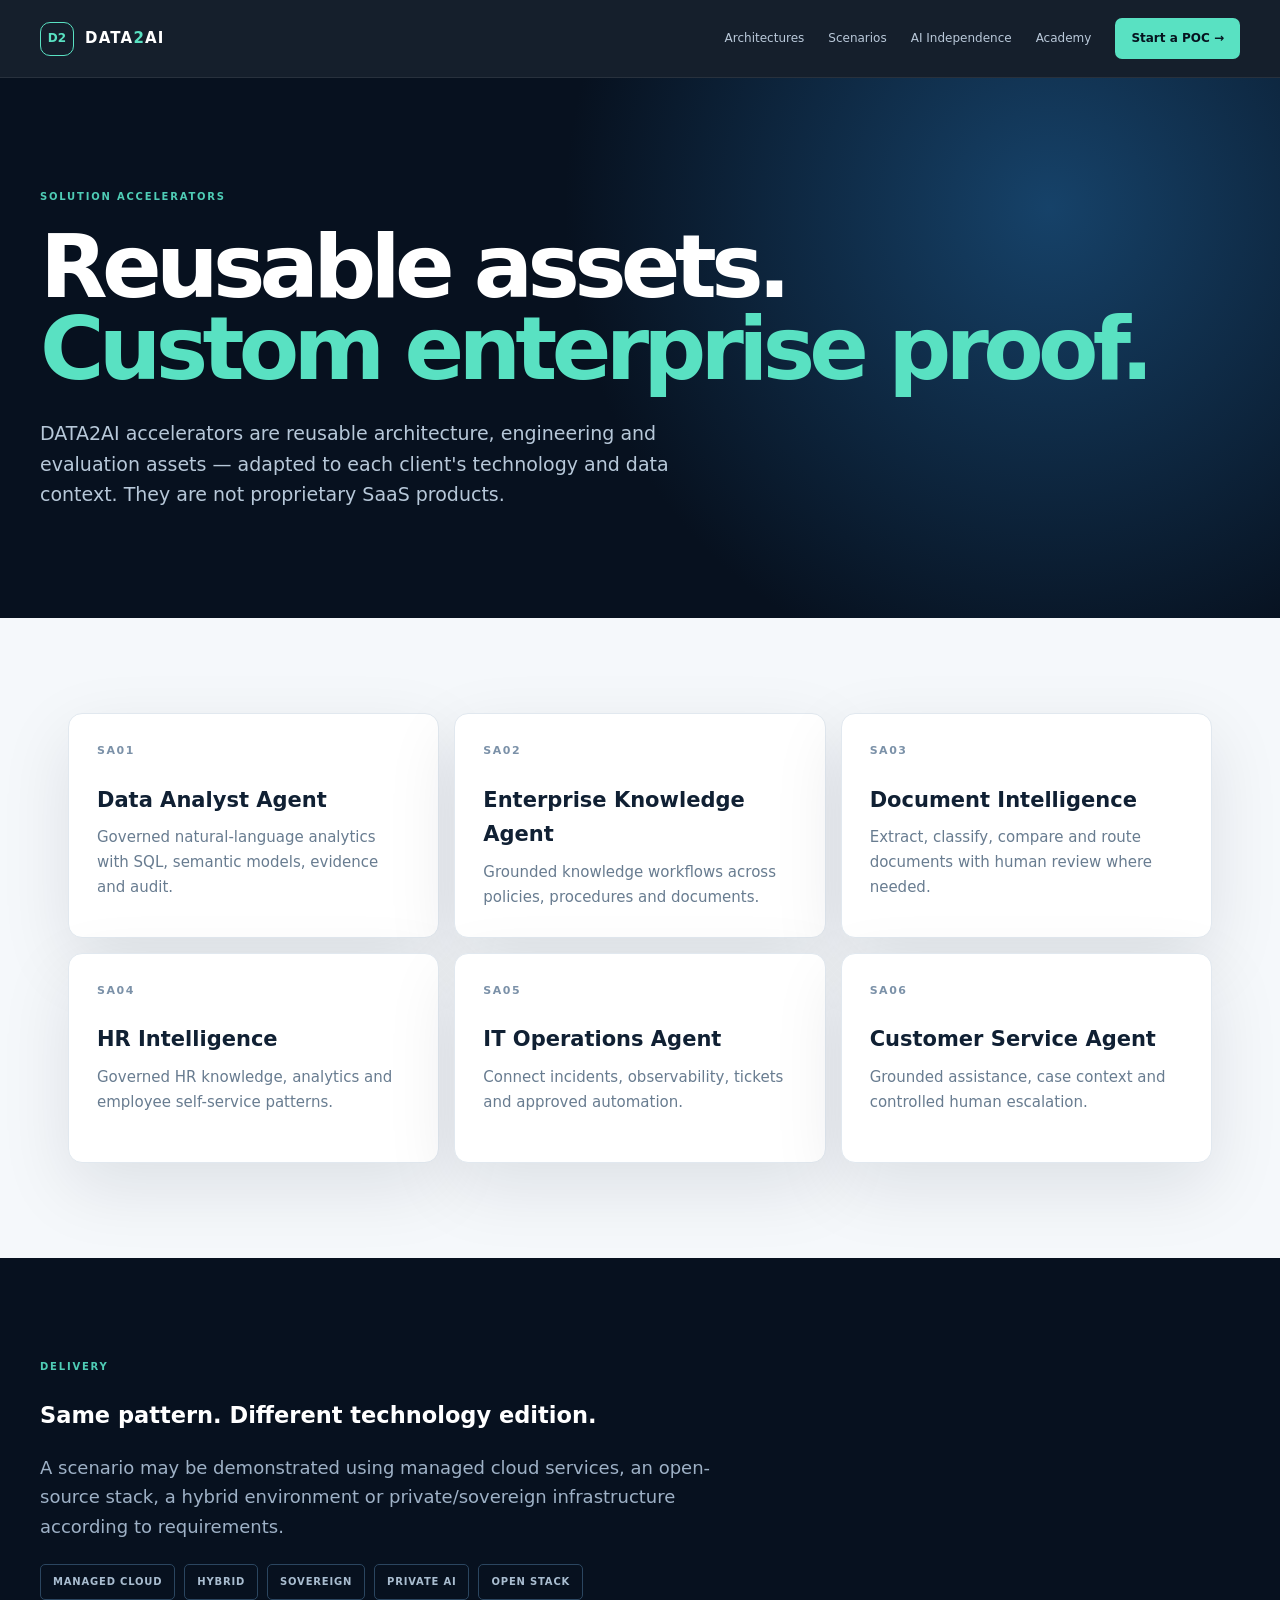
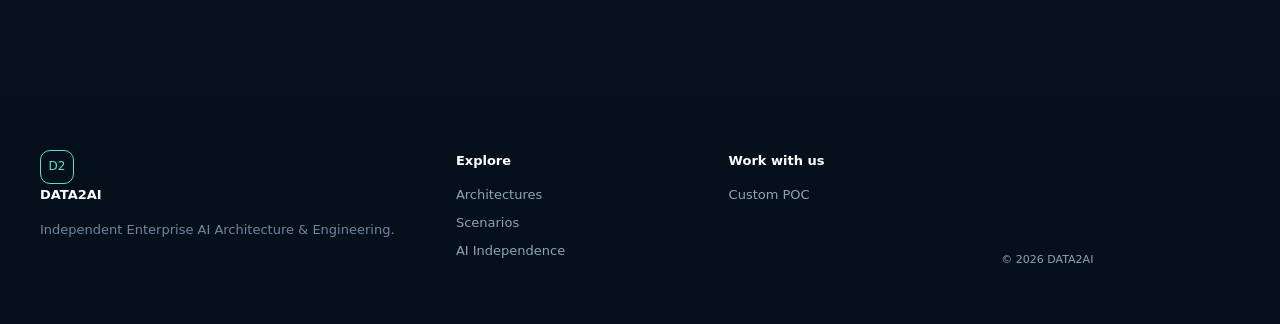
<file: products.html>
<!doctype html><html lang="en"><head><meta charset="utf-8"><meta name="viewport" content="width=device-width,initial-scale=1"><meta name="description" content="DATA2AI solution accelerators for enterprise AI, agents, RAG, security and AgentOps."><title>Solution Accelerators — DATA2AI</title><link rel="stylesheet" href="styles.css"></head><body><header class="site-header"><a class="brand" href="index.html"><span class="brand-mark">D2</span><span>DATA<span>2</span>AI</span></a><nav class="nav" style="display:flex"><a href="architecture.html">Architectures</a><a href="solutions.html">Scenarios</a><a href="independence.html">AI Independence</a><a href="academy.html">Academy</a><a class="nav-cta" href="index.html#contact">Start a POC →</a></nav></header><main><section class="hero"><div style="max-width:var(--max);margin:auto"><span class="eyebrow">SOLUTION ACCELERATORS</span><h1>Reusable assets.<br><em>Custom enterprise proof.</em></h1><p class="hero-lead">DATA2AI accelerators are reusable architecture, engineering and evaluation assets — adapted to each client's technology and data context. They are not proprietary SaaS products.</p></div></section><section class="section"><div class="cards-3"><article class="concept"><div class="concept-kicker">SA01</div><h3>Data Analyst Agent</h3><p>Governed natural-language analytics with SQL, semantic models, evidence and audit.</p></article><article class="concept"><div class="concept-kicker">SA02</div><h3>Enterprise Knowledge Agent</h3><p>Grounded knowledge workflows across policies, procedures and documents.</p></article><article class="concept"><div class="concept-kicker">SA03</div><h3>Document Intelligence</h3><p>Extract, classify, compare and route documents with human review where needed.</p></article><article class="concept"><div class="concept-kicker">SA04</div><h3>HR Intelligence</h3><p>Governed HR knowledge, analytics and employee self-service patterns.</p></article><article class="concept"><div class="concept-kicker">SA05</div><h3>IT Operations Agent</h3><p>Connect incidents, observability, tickets and approved automation.</p></article><article class="concept"><div class="concept-kicker">SA06</div><h3>Customer Service Agent</h3><p>Grounded assistance, case context and controlled human escalation.</p></article></div></section><section class="dark-section"><div style="max-width:var(--max);margin:auto"><span class="eyebrow">DELIVERY</span><h2>Same pattern. Different technology edition.</h2><p style="color:#9eb1c6;max-width:720px;font-size:18px">A scenario may be demonstrated using managed cloud services, an open-source stack, a hybrid environment or private/sovereign infrastructure according to requirements.</p><div class="tech-profiles"><span>MANAGED CLOUD</span><span>HYBRID</span><span>SOVEREIGN</span><span>PRIVATE AI</span><span>OPEN STACK</span></div></div></section></main><footer><div class="footer-brand"><span class="brand-mark">D2</span><strong> DATA2AI</strong><p>Independent Enterprise AI Architecture &amp; Engineering.</p></div><div><b>Explore</b><a href="architecture.html">Architectures</a><a href="solutions.html">Scenarios</a><a href="independence.html">AI Independence</a></div><div><b>Work with us</b><a href="index.html#contact">Custom POC</a></div><div class="copyright">© 2026 DATA2AI</div></footer></body></html>
</file>
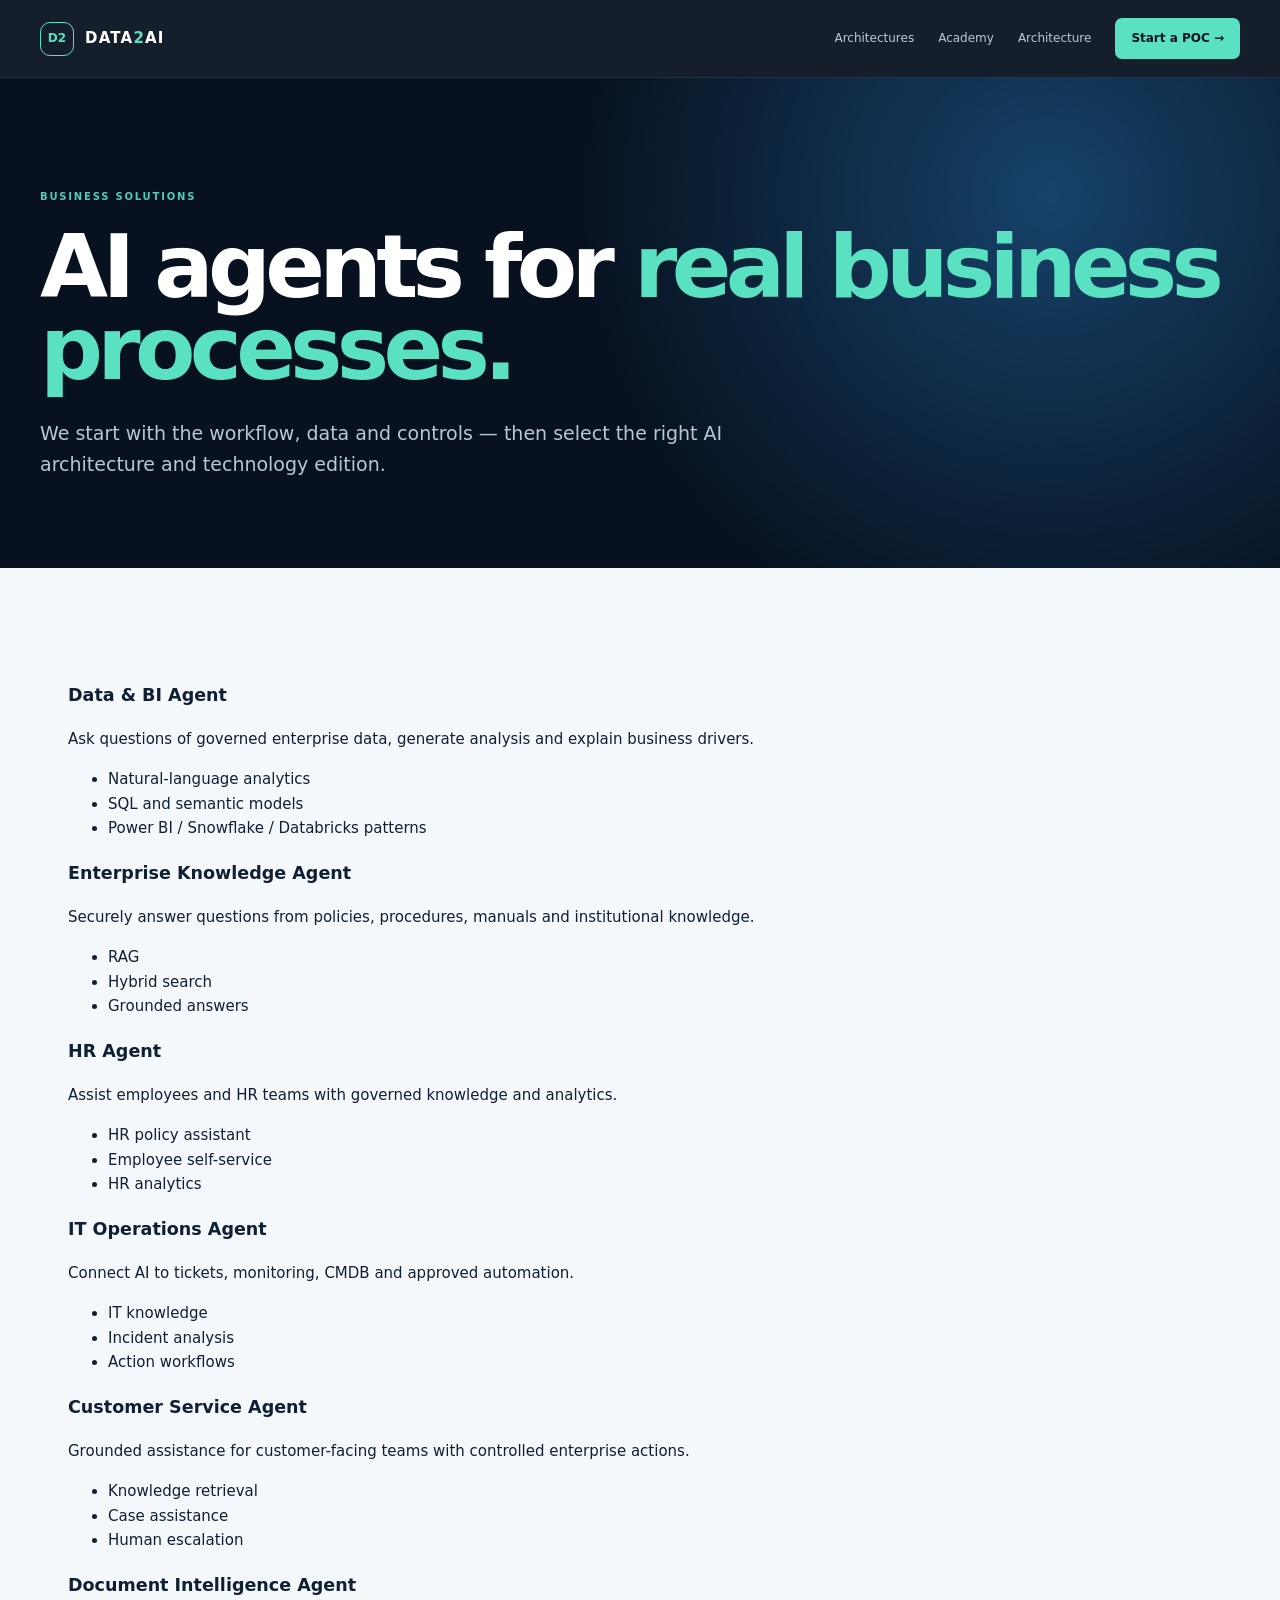
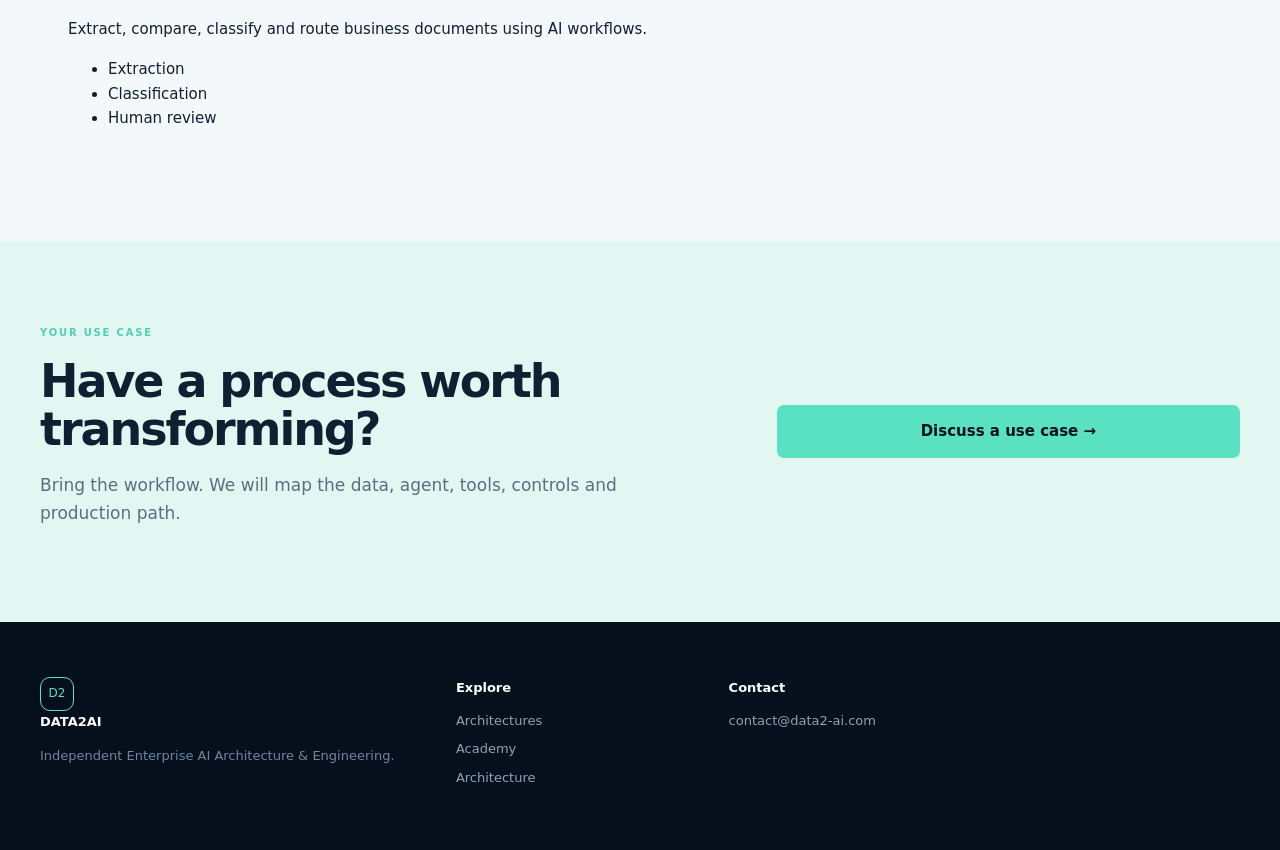
<file: solutions.html>
<!doctype html><html lang="en"><head><meta charset="utf-8"><meta name="viewport" content="width=device-width,initial-scale=1"><meta name="description" content="Data2AI enterprise AI business solutions."><title>Solutions — Data2AI</title><link rel="stylesheet" href="styles.css"></head><body><header class="site-header"><a class="brand" href="index.html"><span class="brand-mark">D2</span><span>DATA<span>2</span>AI</span></a><nav class="nav" style="display:flex"><a href="products.html">Architectures</a><a href="academy.html">Academy</a><a href="architecture.html">Architecture</a><a class="nav-cta" href="index.html#contact">Start a POC →</a></nav></header><main><section class="hero" style="padding-bottom:70px"><div style="max-width:var(--max);margin:auto"><span class="eyebrow">BUSINESS SOLUTIONS</span><h1>AI agents for <em>real business processes.</em></h1><p class="hero-lead">We start with the workflow, data and controls — then select the right AI architecture and technology edition.</p></div></section><section class="section"><div class="product-grid"><article id="data" class="product"><h3>Data &amp; BI Agent</h3><p>Ask questions of governed enterprise data, generate analysis and explain business drivers.</p><ul><li>Natural-language analytics</li><li>SQL and semantic models</li><li>Power BI / Snowflake / Databricks patterns</li></ul></article><article id="knowledge" class="product"><h3>Enterprise Knowledge Agent</h3><p>Securely answer questions from policies, procedures, manuals and institutional knowledge.</p><ul><li>RAG</li><li>Hybrid search</li><li>Grounded answers</li></ul></article><article id="hr" class="product"><h3>HR Agent</h3><p>Assist employees and HR teams with governed knowledge and analytics.</p><ul><li>HR policy assistant</li><li>Employee self-service</li><li>HR analytics</li></ul></article><article id="itsm" class="product"><h3>IT Operations Agent</h3><p>Connect AI to tickets, monitoring, CMDB and approved automation.</p><ul><li>IT knowledge</li><li>Incident analysis</li><li>Action workflows</li></ul></article><article id="customer" class="product"><h3>Customer Service Agent</h3><p>Grounded assistance for customer-facing teams with controlled enterprise actions.</p><ul><li>Knowledge retrieval</li><li>Case assistance</li><li>Human escalation</li></ul></article><article id="documents" class="product"><h3>Document Intelligence Agent</h3><p>Extract, compare, classify and route business documents using AI workflows.</p><ul><li>Extraction</li><li>Classification</li><li>Human review</li></ul></article></div></section><section class="contact"><div><span class="eyebrow">YOUR USE CASE</span><h2>Have a process worth transforming?</h2><p>Bring the workflow. We will map the data, agent, tools, controls and production path.</p></div><div class="contact-card"><a class="btn primary" href="mailto:contact@data2-ai.com?subject=AI%20Use%20Case%20Discovery">Discuss a use case →</a></div></section></main><footer><div class="footer-brand"><span class="brand-mark">D2</span><strong> DATA2AI</strong><p>Independent Enterprise AI Architecture & Engineering.</p></div><div><b>Explore</b><a href="products.html">Architectures</a><a href="academy.html">Academy</a><a href="architecture.html">Architecture</a></div><div><b>Contact</b><a href="mailto:contact@data2-ai.com">contact@data2-ai.com</a></div></footer></body></html>
</file>
<file: styles.css>
:root{--bg:#07111f;--bg2:#0b1728;--panel:#102239;--line:#223954;--text:#eaf3fb;--muted:#9eb1c6;--accent:#59e1c2;--accent2:#7ca7ff;--ink:#102033;--surface:#f5f8fb;--white:#fff;--max:1200px;--shadow:0 24px 70px rgba(7,24,42,.10)}*{box-sizing:border-box}html{scroll-behavior:smooth}body{margin:0;background:var(--surface);color:var(--ink);font:15px/1.65 Inter,ui-sans-serif,system-ui,-apple-system,BlinkMacSystemFont,"Segoe UI",sans-serif}a{text-decoration:none;color:inherit}.site-header{height:78px;position:sticky;top:0;z-index:50;display:flex;align-items:center;justify-content:space-between;padding:0 max(28px,calc((100vw - var(--max))/2));background:rgba(7,17,31,.94);backdrop-filter:blur(16px);border-bottom:1px solid rgba(255,255,255,.08);color:#fff}.brand{display:flex;align-items:center;gap:11px;font-weight:850;letter-spacing:.08em}.brand>span:last-child span{color:var(--accent)}.brand-mark{display:grid;place-items:center;width:34px;height:34px;border:1px solid var(--accent);border-radius:10px;color:var(--accent);font-size:12px;letter-spacing:0}.nav{display:flex;align-items:center;gap:24px;font-size:12px;color:#bac9da}.nav a:hover{color:#fff}.nav-cta{background:var(--accent);color:#06131f!important;padding:11px 16px;border-radius:7px;font-weight:850}.nav-toggle{display:none;background:none;border:0;color:#fff;font-size:24px}.hero{color:#fff;background:radial-gradient(circle at 82% 24%,#164269 0,#07111f 43%);padding:105px 28px 90px;overflow:hidden}.hero-grid{max-width:var(--max);margin:auto;display:grid;grid-template-columns:1.06fr .94fr;gap:80px;align-items:center}.eyebrow{font-size:10px;line-height:1.2;letter-spacing:.18em;font-weight:850;color:#4fcdb6}.hero h1{font-size:clamp(55px,7vw,88px);line-height:.94;letter-spacing:-.065em;margin:18px 0 27px}.hero h1 em,.statement h2 em{font-style:normal;color:var(--accent)}.hero-lead{font-size:19px;line-height:1.6;color:#b7c8d9;max-width:690px}.actions{display:flex;gap:12px;margin:32px 0}.btn{display:inline-flex;align-items:center;justify-content:center;padding:13px 19px;border-radius:7px;font-weight:850;border:1px solid transparent}.btn.primary{background:var(--accent);color:#06131f}.btn.ghost{border-color:#36506e;color:#fff}.btn.light{background:#fff;color:#091726}.dark-text{color:#102033!important;border-color:#9cb7b6!important}.proof{display:flex;gap:11px;align-items:center;color:#6f89a3;font-size:10px;letter-spacing:.14em;font-weight:850;margin-top:46px}.proof i{color:var(--accent);font-style:normal}.hero-visual{min-height:500px;display:grid;place-items:center;position:relative}.orbit{position:absolute;width:390px;height:390px;border-radius:50%;background:radial-gradient(circle,#2a7c93 0,rgba(42,124,147,.12) 46%,transparent 70%);filter:blur(2px)}.architecture-card{position:relative;width:min(505px,100%);background:rgba(9,28,47,.82);border:1px solid #2a4460;border-radius:18px;padding:29px;box-shadow:0 30px 90px rgba(0,0,0,.34)}.mini-label{font-size:9px;letter-spacing:.16em;color:#6e8ba9;margin-bottom:25px}.flow{display:flex;flex-direction:column;align-items:center;gap:10px}.flow>span{color:#5d7d9f}.flow b{width:88%;padding:10px 18px;text-align:center;border:1px solid #36536f;border-radius:7px;background:#0d2238;color:#dae7f4;font-size:11px}.flow .three{display:grid;grid-template-columns:repeat(3,1fr);gap:7px;width:100%}.flow .three span{background:#12283e;border:1px solid #29445f;padding:9px 4px;text-align:center;border-radius:6px;font-size:9px;color:#91a9bf}.flow .accent-text{color:var(--accent);border-color:#327b70}.statement{max-width:var(--max);margin:auto;padding:106px 28px;display:grid;grid-template-columns:1fr 1fr;gap:90px;align-items:end}.statement h2{font-size:48px;line-height:1.06;letter-spacing:-.05em;margin:14px 0 0}.statement p{font-size:18px;color:#617489;max-width:600px}.section{max-width:var(--max);margin:auto;padding:95px 28px}.section-head{display:flex;justify-content:space-between;align-items:end;gap:50px;margin-bottom:40px}.section h2{font-size:43px;line-height:1.08;letter-spacing:-.045em;margin:12px 0}.text-link{color:#137c71;font-weight:850}.method-rail{display:grid;grid-template-columns:repeat(6,1fr);gap:1px;background:#d7e2eb;border:1px solid #d7e2eb}.method-rail>div{background:#fff;padding:25px;min-height:255px}.method-rail span,.difference-grid strong{color:#188a78;font-weight:900;font-size:24px}.method-rail h3{font-size:12px;letter-spacing:.12em;margin:26px 0 9px}.method-rail p,.difference-grid p,.concept p,.scenario-grid p{color:#687c90;margin:0}.difference-grid{display:grid;grid-template-columns:repeat(3,1fr);gap:1px;background:#223852;border:1px solid #223852}.difference-grid article{background:#0b1728;padding:29px;min-height:220px}.difference-grid h3{font-size:20px;margin:20px 0 8px}.dark-section{background:var(--bg);color:#fff;padding:95px max(28px,calc((100vw - var(--max))/2))}.dark-section .text-link{color:var(--accent)}.difference-grid{display:grid;grid-template-columns:repeat(3,1fr);gap:1px;background:#223852;border:1px solid #223852}.difference-grid article{background:#0b1728;padding:29px;min-height:240px}.difference-grid h3{font-size:20px;margin:20px 0 8px}.cards-3{display:grid;grid-template-columns:repeat(3,1fr);gap:15px}.concept{background:#fff;border:1px solid #e1e8ef;border-radius:14px;padding:28px;min-height:210px;box-shadow:var(--shadow)}.concept-kicker{font-size:11px;color:#7b91a8;font-weight:850;letter-spacing:.14em}.concept h3{font-size:21px;margin:22px 0 8px}.architecture-snapshot{padding-top:85px;padding-bottom:85px}.arch-strip{display:flex;align-items:center;gap:10px;flex-wrap:wrap}.arch-strip div{border:1px solid #29435f;background:#0f2136;border-radius:7px;padding:16px 18px;font-weight:800;font-size:11px}.arch-strip span{color:var(--accent)}.tech-profiles{display:flex;flex-wrap:wrap;gap:9px;margin-top:22px}.tech-profiles span{border:1px solid #2b4660;color:#a9bdd0;padding:9px 12px;border-radius:5px;font-size:10px;letter-spacing:.08em;font-weight:850}.scenario-grid{display:grid;grid-template-columns:repeat(3,1fr);gap:15px}.scenario-grid a{background:#fff;border:1px solid #e1e8ef;border-radius:14px;padding:27px;min-height:200px;transition:.22s}.scenario-grid a:hover{transform:translateY(-4px);box-shadow:var(--shadow)}.scenario-grid span{font-size:10px;color:#7e94a8;font-weight:850}.scenario-grid h3{font-size:21px;margin:25px 0 8px}.academy{background:#0c1d30;color:#fff;padding:90px 28px}.academy-inner{max-width:var(--max);margin:auto;display:grid;grid-template-columns:1fr 1fr;gap:90px;align-items:center}.academy h2{font-size:48px;line-height:1.05;letter-spacing:-.05em;margin:14px 0}.academy p{font-size:17px;color:#9eb1c7;max-width:610px;margin-bottom:28px}.curriculum{display:grid;grid-template-columns:1fr 1fr;gap:10px}.curriculum span{padding:17px;border:1px solid #2b445d;border-radius:8px;background:#10253b;color:#c7d4e1}.contact{background:#e3f7f2;padding:78px max(28px,calc((100vw - var(--max))/2));display:grid;grid-template-columns:1fr .7fr;gap:75px;align-items:center}.contact h2{font-size:46px;line-height:1.05;letter-spacing:-.045em;margin:13px 0}.contact p{font-size:17px;color:#567080}.contact-card{display:flex;flex-direction:column;gap:10px}.contact-card .btn.ghost{color:var(--ink);border-color:#9bb5b4}.contact-card .btn{width:100%}footer{background:#06101d;color:#8ea3b8;padding:55px max(28px,calc((100vw - var(--max))/2));display:grid;grid-template-columns:1.6fr 1fr 1fr 1fr;gap:34px;font-size:13px}footer b{display:block;color:#fff;margin-bottom:12px}footer a{display:block;margin:7px 0}footer a:hover{color:#fff}.footer-brand{color:#fff}.footer-brand p{color:#71869d}.copyright{align-self:end;font-size:11px}@media(max-width:950px){.nav{display:none}.nav.open{display:flex;position:absolute;top:78px;left:0;right:0;background:#07111f;padding:20px 28px;flex-direction:column;align-items:flex-start}.nav-toggle{display:block}.hero-grid,.statement,.academy-inner,.contact{grid-template-columns:1fr}.product-grid,.cards-3,.scenario-grid{grid-template-columns:1fr 1fr}.method-rail{grid-template-columns:1fr 1fr 1fr}.difference-grid{grid-template-columns:1fr 1fr}.hero-visual{min-height:410px}footer{grid-template-columns:1fr 1fr}}@media(max-width:620px){.hero h1{font-size:51px}.statement h2,.section h2,.academy h2,.contact h2{font-size:35px}.product-grid,.cards-3,.scenario-grid,.method-rail,.difference-grid,.curriculum{grid-template-columns:1fr}.section-head{display:block}.section-head .text-link{display:inline-block;margin-top:10px}.proof{flex-wrap:wrap}.hero-visual{min-height:350px}.architecture-card{padding:18px}.flow b{width:100%}footer{grid-template-columns:1fr}}.cards-3{display:grid;grid-template-columns:repeat(3,1fr);gap:15px}.concept{background:#fff;border:1px solid #e1e8ef;border-radius:14px;padding:28px;min-height:210px;box-shadow:var(--shadow)}.concept-kicker{font-size:11px;color:#7b91a8;font-weight:850;letter-spacing:.14em}.concept h3{font-size:21px;margin:22px 0 8px}.scenario-grid{display:grid;grid-template-columns:repeat(3,1fr);gap:15px}.scenario-grid a{background:#fff;border:1px solid #e1e8ef;border-radius:14px;padding:27px;min-height:200px;transition:.22s}.scenario-grid a:hover{transform:translateY(-4px);box-shadow:var(--shadow)}.scenario-grid span{font-size:10px;color:#7e94a8;font-weight:850}.scenario-grid h3{font-size:21px;margin:25px 0 8px}.arch-strip{display:flex;align-items:center;gap:10px;flex-wrap:wrap}.arch-strip div{border:1px solid #29435f;background:#0f2136;border-radius:7px;padding:16px 18px;font-weight:800;font-size:11px}.arch-strip span{color:var(--accent)}.tech-profiles{display:flex;flex-wrap:wrap;gap:9px;margin-top:22px}.tech-profiles span{border:1px solid #2b4660;color:#a9bdd0;padding:9px 12px;border-radius:5px;font-size:10px;letter-spacing:.08em;font-weight:850}@media(max-width:950px){.difference-grid,.cards-3,.scenario-grid,.product-grid{grid-template-columns:1fr 1fr}}@media(max-width:620px){.difference-grid,.cards-3,.scenario-grid,.product-grid{grid-template-columns:1fr}}
</file>
